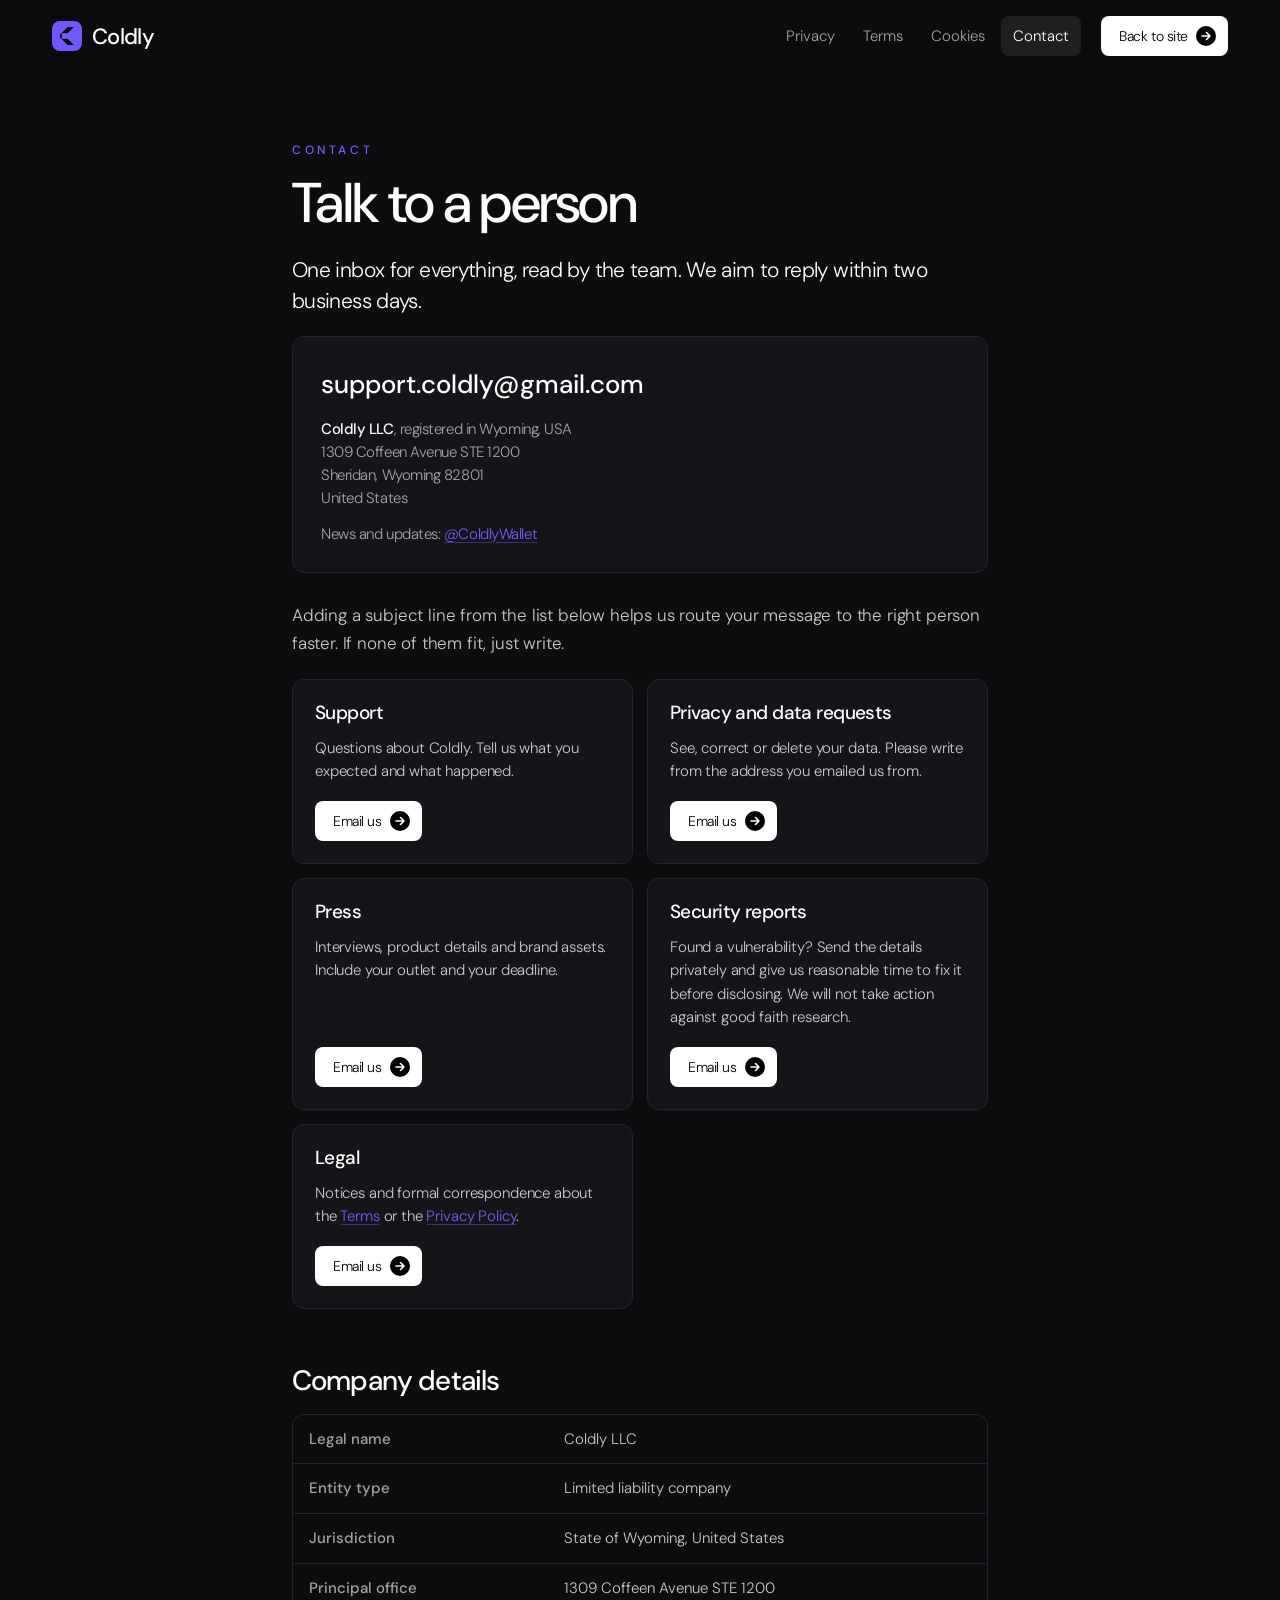
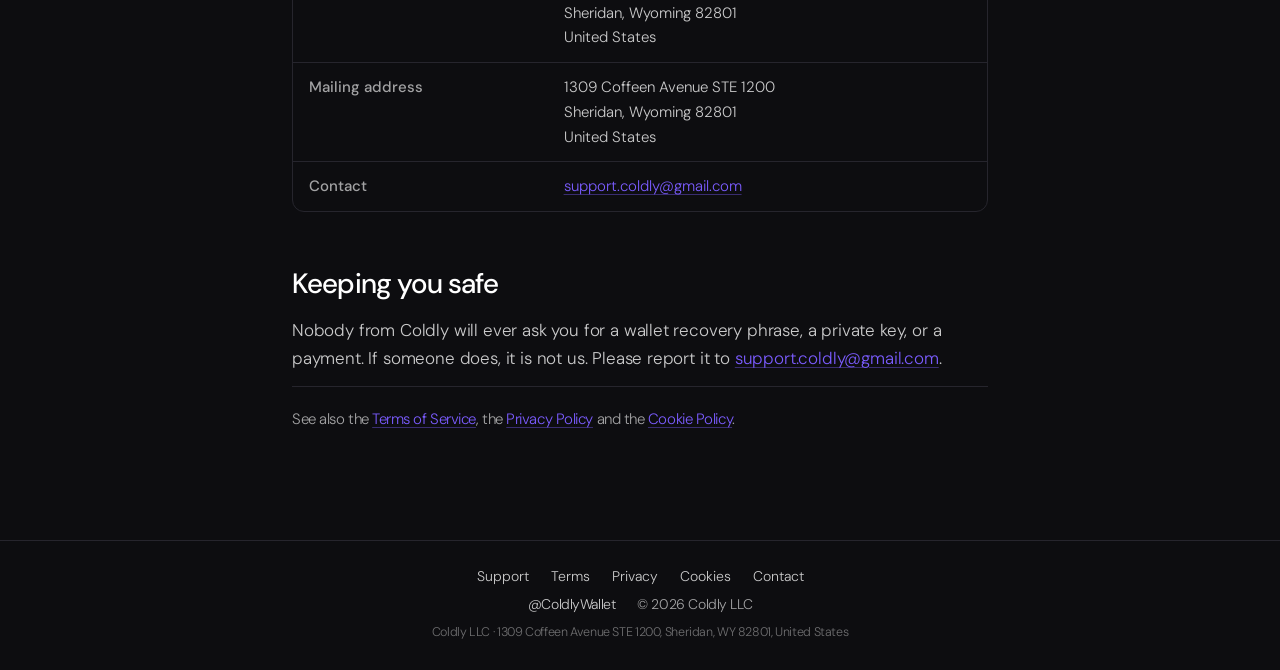
<file: contact.html>
<!doctype html>
<html lang="en">
<head>
<meta charset="utf-8">
<meta name="viewport" content="width=device-width,initial-scale=1">
<title>Contact · Coldly</title>
<meta name="description" content="How to reach Coldly LLC.">
<link rel="icon" href="assets/logo.jpg">
<link rel="preconnect" href="https://fonts.googleapis.com">
<link rel="preconnect" href="https://fonts.gstatic.com" crossorigin>
<link href="https://fonts.googleapis.com/css2?family=DM+Sans:wght@300;400;500;600&display=swap" rel="stylesheet">
<link rel="stylesheet" href="css/style.css">
<link rel="stylesheet" href="css/legal.css">
</head>
<body class="legal">
<svg width="0" height="0" style="position:absolute" aria-hidden="true">
  <symbol id="arrow" viewBox="0 0 20 20"><path d="M6 10h8m-3.5-3.5L14 10l-3.5 3.5" fill="none" stroke="currentColor" stroke-width="1.6" stroke-linecap="round" stroke-linejoin="round"/></symbol>
</svg>
<a class="skip" href="#doc">Skip to content</a>
<header class="legal-top">
  <a class="brand" href="/" aria-label="Coldly home"><img src="assets/logo.jpg" alt="">Coldly</a>
  <nav class="legal-nav" aria-label="Legal"><a href="/privacy">Privacy</a><a href="/terms">Terms</a><a href="/cookies">Cookies</a><a href="/contact" aria-current="page">Contact</a></nav>
  <a class="btn btn-light" href="/"><span class="btn-label">Back to site</span><span class="btn-ico"><svg><use href="#arrow"/></svg><svg><use href="#arrow"/></svg></span></a>
</header>

<main class="doc" id="doc">

  <p class="eyebrow">Contact</p>
  <h1>Talk to a person</h1>

  <p class="standfirst">
    One inbox for everything, read by the team. We aim to reply within two
    business days.
  </p>

  <div class="inbox">
    <a class="address" href="mailto:support.coldly@gmail.com">support.coldly@gmail.com</a>
    <p class="entity">
      <strong>Coldly LLC</strong>, registered in Wyoming, USA<br>
      1309 Coffeen Avenue STE 1200<br>
      Sheridan, Wyoming 82801<br>
      United States
    </p>
    <p class="entity">
      News and updates: <a href="https://x.com/ColdlyWallet" rel="me noopener" target="_blank">@ColdlyWallet</a>
    </p>
  </div>

  <p>
    Adding a subject line from the list below helps us route your message to the
    right person faster. If none of them fit, just write.
  </p>

  <div class="routes">
    <div class="route">
      <h3>Support</h3>
      <p>
        Questions about Coldly. Tell us what you expected and what happened.
      </p>
      <a class="btn btn-light" href="mailto:support.coldly@gmail.com?subject=Support"><span class="btn-label">Email us</span><span class="btn-ico"><svg><use href="#arrow"/></svg><svg><use href="#arrow"/></svg></span></a>
    </div>
    <div class="route">
      <h3>Privacy and data requests</h3>
      <p>
        See, correct or delete your data. Please write from the address you emailed us from.
      </p>
      <a class="btn btn-light" href="mailto:support.coldly@gmail.com?subject=Privacy%20request"><span class="btn-label">Email us</span><span class="btn-ico"><svg><use href="#arrow"/></svg><svg><use href="#arrow"/></svg></span></a>
    </div>
    <div class="route">
      <h3>Press</h3>
      <p>
        Interviews, product details and brand assets. Include your outlet and your deadline.
      </p>
      <a class="btn btn-light" href="mailto:support.coldly@gmail.com?subject=Press"><span class="btn-label">Email us</span><span class="btn-ico"><svg><use href="#arrow"/></svg><svg><use href="#arrow"/></svg></span></a>
    </div>
    <div class="route">
      <h3>Security reports</h3>
      <p>
        Found a vulnerability? Send the details privately and give us reasonable time to fix it before disclosing. We will not take action against good faith research.
      </p>
      <a class="btn btn-light" href="mailto:support.coldly@gmail.com?subject=Security%20report"><span class="btn-label">Email us</span><span class="btn-ico"><svg><use href="#arrow"/></svg><svg><use href="#arrow"/></svg></span></a>
    </div>
    <div class="route">
      <h3>Legal</h3>
      <p>
        Notices and formal correspondence about the <a href="/terms">Terms</a> or the <a href="/privacy">Privacy Policy</a>.
      </p>
      <a class="btn btn-light" href="mailto:support.coldly@gmail.com?subject=Legal"><span class="btn-label">Email us</span><span class="btn-ico"><svg><use href="#arrow"/></svg><svg><use href="#arrow"/></svg></span></a>
    </div>
  </div>

  <h2 id="company">Company details</h2>
  <div class="table-wrap">
    <table>
      <tbody>
        <tr><th>Legal name</th><td>Coldly LLC</td></tr>
        <tr><th>Entity type</th><td>Limited liability company</td></tr>
        <tr><th>Jurisdiction</th><td>State of Wyoming, United States</td></tr>
        <tr><th>Principal office</th><td>1309 Coffeen Avenue STE 1200<br>Sheridan, Wyoming 82801<br>United States</td></tr>
        <tr><th>Mailing address</th><td>1309 Coffeen Avenue STE 1200<br>Sheridan, Wyoming 82801<br>United States</td></tr>
        <tr><th>Contact</th><td><a href="mailto:support.coldly@gmail.com">support.coldly@gmail.com</a></td></tr>
      </tbody>
    </table>
  </div>

  <h2 id="notfound">Keeping you safe</h2>
  <p>
    Nobody from Coldly will ever ask you for a wallet recovery phrase, a private
    key, or a payment.
    If someone does, it is not us. Please report it to
    <a href="mailto:support.coldly@gmail.com?subject=Impersonation">support.coldly@gmail.com</a>.
  </p>

  <p class="doc-foot">
    See also the <a href="/terms">Terms of Service</a>, the
    <a href="/privacy">Privacy Policy</a> and the
    <a href="/cookies">Cookie Policy</a>.
  </p>

</main>

<footer class="foot legal-foot">
  <div class="wrap foot-bottom">
    <nav class="legal-links" aria-label="Legal">
      <a href="mailto:support.coldly@gmail.com">Support</a>
      <a href="/terms">Terms</a>
      <a href="/privacy">Privacy</a>
      <a href="/cookies">Cookies</a>
      <a href="/contact">Contact</a>
    </nav>
    <p><a href="https://x.com/ColdlyWallet" target="_blank" rel="noopener">@ColdlyWallet</a><span>© 2026 Coldly LLC</span></p>
    <p class="legal-addr">Coldly LLC · 1309 Coffeen Avenue STE 1200, Sheridan, WY 82801, United States</p>
  </div>
</footer>
</body>
</html>
</file>
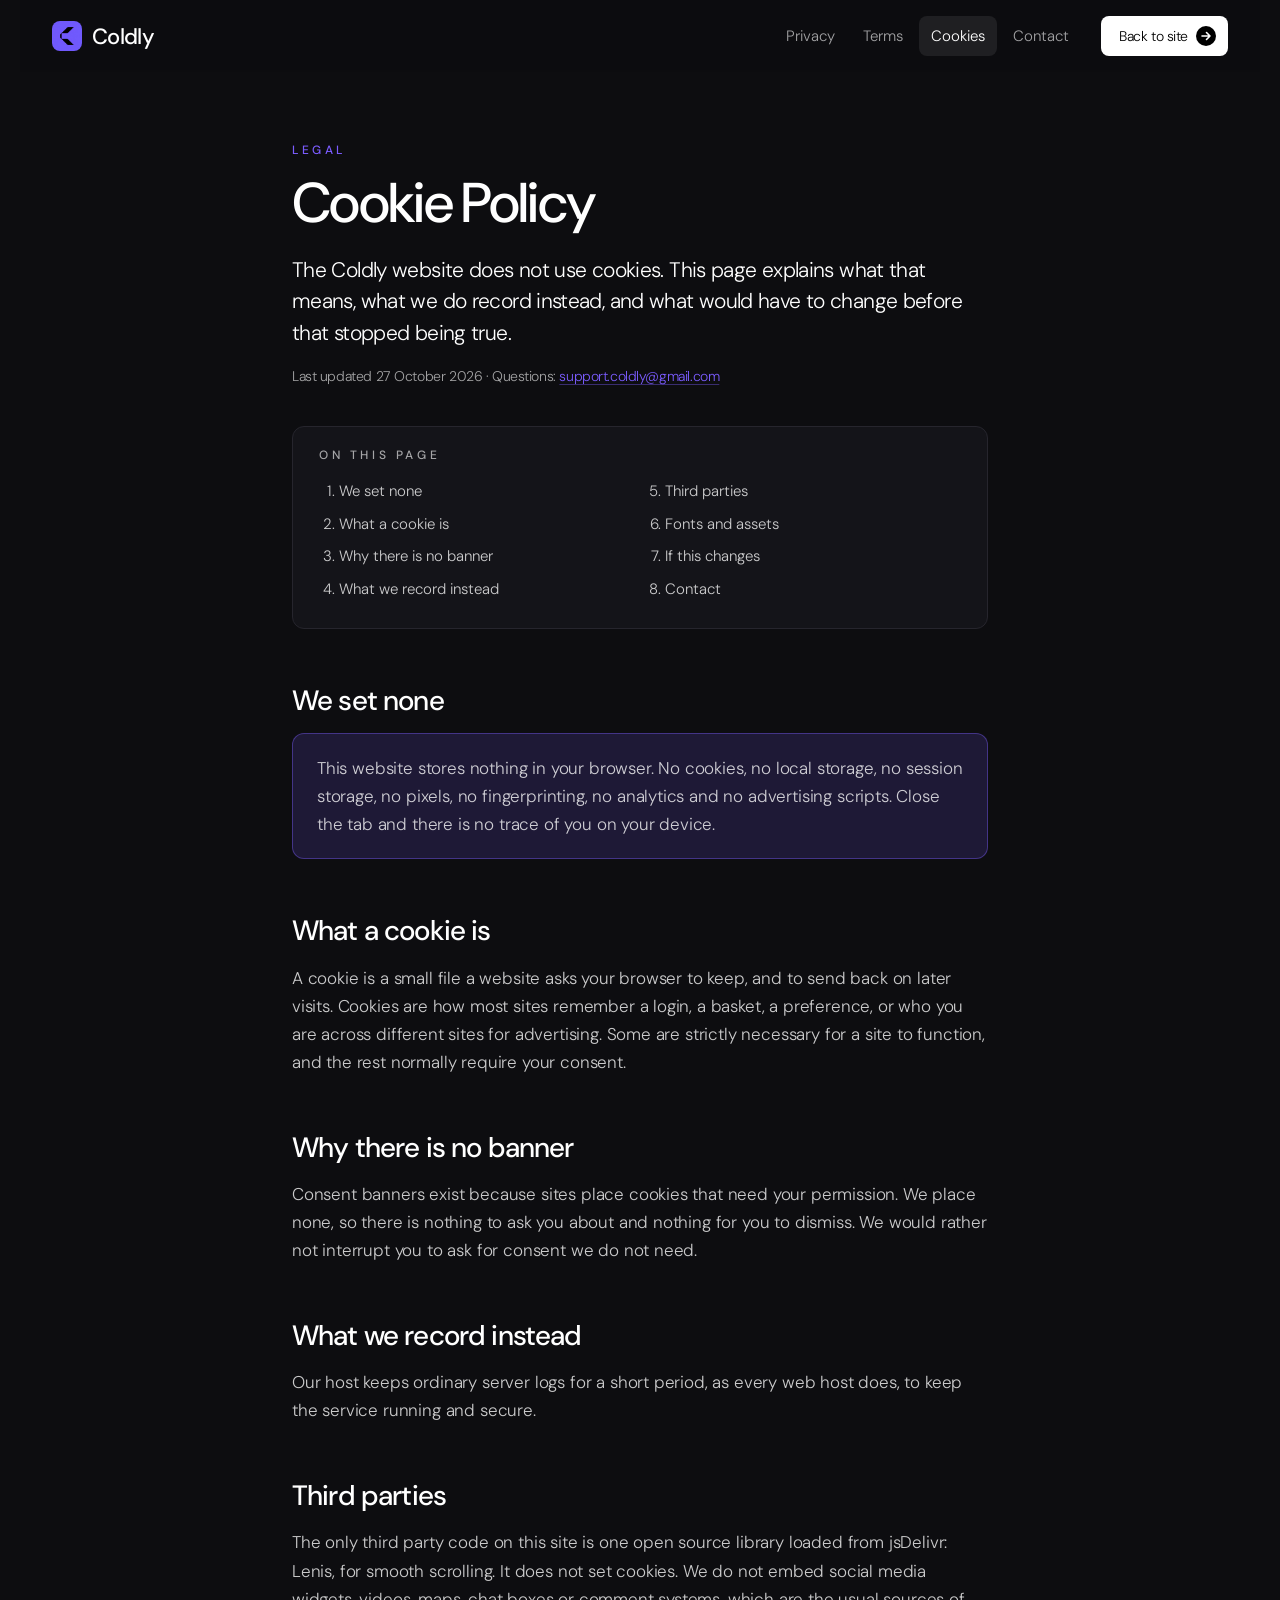
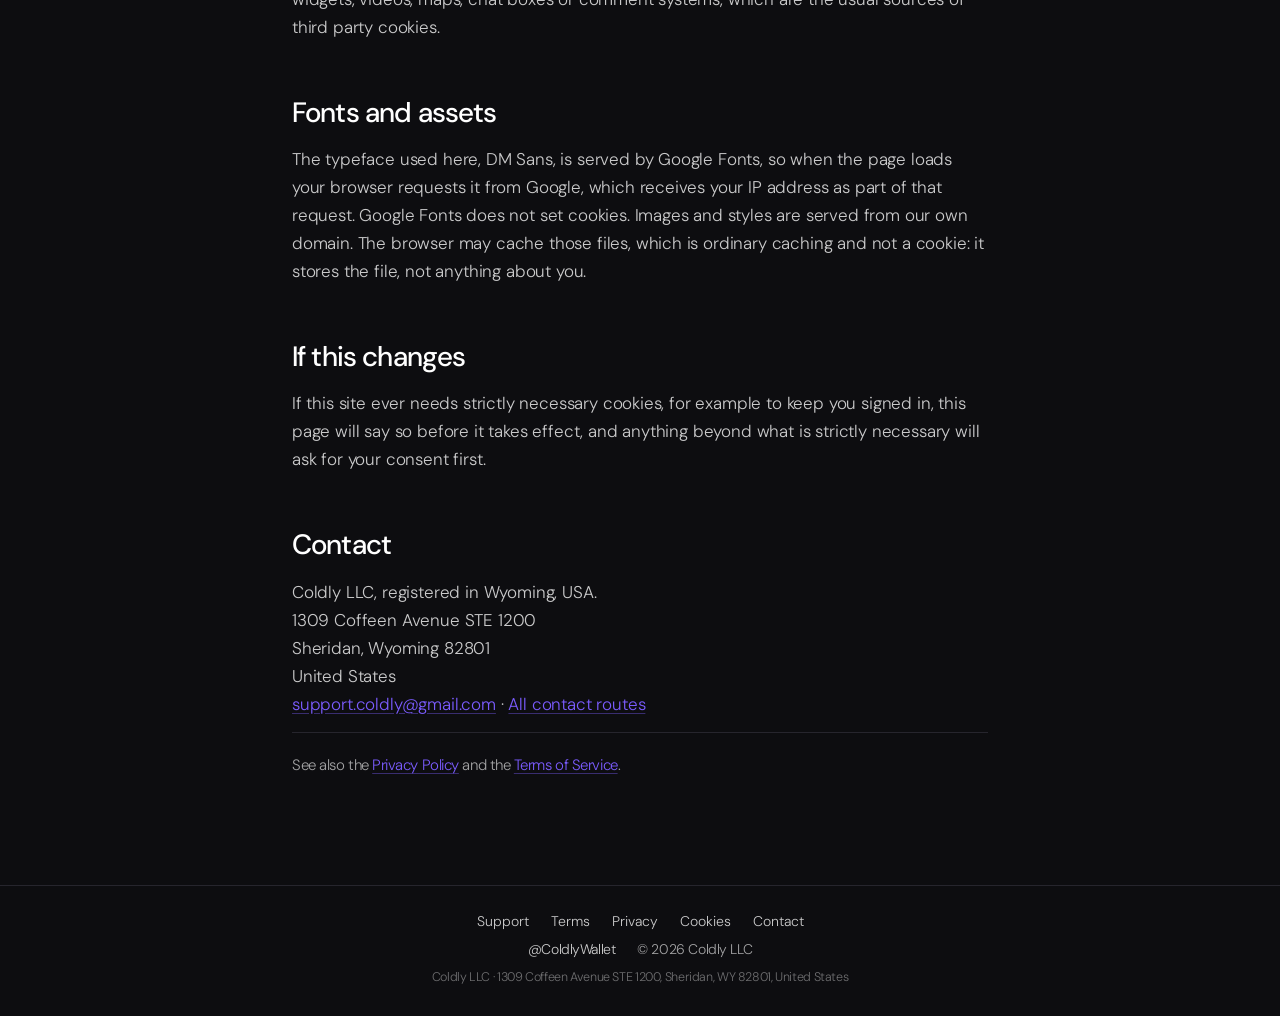
<file: cookies.html>
<!doctype html>
<html lang="en">
<head>
<meta charset="utf-8">
<meta name="viewport" content="width=device-width,initial-scale=1">
<title>Cookie Policy · Coldly</title>
<meta name="description" content="The Coldly website does not use cookies.">
<link rel="icon" href="assets/logo.jpg">
<link rel="preconnect" href="https://fonts.googleapis.com">
<link rel="preconnect" href="https://fonts.gstatic.com" crossorigin>
<link href="https://fonts.googleapis.com/css2?family=DM+Sans:wght@300;400;500;600&display=swap" rel="stylesheet">
<link rel="stylesheet" href="css/style.css">
<link rel="stylesheet" href="css/legal.css">
</head>
<body class="legal">
<svg width="0" height="0" style="position:absolute" aria-hidden="true">
  <symbol id="arrow" viewBox="0 0 20 20"><path d="M6 10h8m-3.5-3.5L14 10l-3.5 3.5" fill="none" stroke="currentColor" stroke-width="1.6" stroke-linecap="round" stroke-linejoin="round"/></symbol>
</svg>
<a class="skip" href="#doc">Skip to content</a>
<header class="legal-top">
  <a class="brand" href="/" aria-label="Coldly home"><img src="assets/logo.jpg" alt="">Coldly</a>
  <nav class="legal-nav" aria-label="Legal"><a href="/privacy">Privacy</a><a href="/terms">Terms</a><a href="/cookies" aria-current="page">Cookies</a><a href="/contact">Contact</a></nav>
  <a class="btn btn-light" href="/"><span class="btn-label">Back to site</span><span class="btn-ico"><svg><use href="#arrow"/></svg><svg><use href="#arrow"/></svg></span></a>
</header>

<main class="doc" id="doc">

  <p class="eyebrow">Legal</p>
  <h1>Cookie Policy</h1>

  <p class="standfirst">
    The Coldly website does not use cookies. This page explains what that means,
    what we do record instead, and what would have to change before that stopped
    being true.
  </p>

  <p class="meta">
    Last updated 27 October 2026 · Questions: <a href="mailto:support.coldly@gmail.com">support.coldly@gmail.com</a>
  </p>

  <nav class="toc" aria-label="On this page">
    <h2>On this page</h2>
    <ol>
      <li><a href="#none">We set none</a></li>
      <li><a href="#whatis">What a cookie is</a></li>
      <li><a href="#banner">Why there is no banner</a></li>
      <li><a href="#instead">What we record instead</a></li>
      <li><a href="#third">Third parties</a></li>
      <li><a href="#fonts">Fonts and assets</a></li>
      <li><a href="#future">If this changes</a></li>
      <li><a href="#contact">Contact</a></li>
    </ol>
  </nav>

  <h2 id="none">We set none</h2>
  <div class="callout">
    <p>
      This website stores nothing in your browser. No cookies, no local storage,
      no session storage, no pixels, no fingerprinting, no analytics and no
      advertising scripts. Close the tab and there is no trace of you on your
      device.
    </p>
  </div>

  <h2 id="whatis">What a cookie is</h2>
  <p>
    A cookie is a small file a website asks your browser to keep, and to send
    back on later visits. Cookies are how most sites remember a login, a basket,
    a preference, or who you are across different sites for advertising. Some
    are strictly necessary for a site to function, and the rest normally require
    your consent.
  </p>

  <h2 id="banner">Why there is no banner</h2>
  <p>
    Consent banners exist because sites place cookies that need your permission.
    We place none, so there is nothing to ask you about and nothing for you to
    dismiss. We would rather not interrupt you to ask for consent we do not
    need.
  </p>

  <h2 id="instead">What we record instead</h2>
  <p>
    Our host keeps ordinary server logs for a short period, as every web
    host does, to keep the service running and secure.
  </p>

  <h2 id="third">Third parties</h2>
  <p>
    The only third party code on this site is one open source library loaded
    from jsDelivr: Lenis, for smooth scrolling. It does not set cookies. We do
    not embed social media widgets, videos, maps, chat boxes or comment systems,
    which are the usual sources of third party cookies.
  </p>

  <h2 id="fonts">Fonts and assets</h2>
  <p>
    The typeface used here, DM Sans, is served by Google Fonts, so when the page
    loads your browser requests it from Google, which receives your IP address as
    part of that request. Google Fonts does not set cookies. Images and styles are
    served from our own domain. The browser may cache those files, which is
    ordinary caching and not a cookie: it stores the file, not anything about you.
  </p>

  <h2 id="future">If this changes</h2>
  <p>
    If this site ever needs strictly necessary cookies, for example to keep you
    signed in, this page will say so before it takes effect, and anything beyond
    what is strictly necessary will ask for your consent first.
  </p>

  <h2 id="contact">Contact</h2>
  <p>
    Coldly LLC, registered in Wyoming, USA.<br>
    1309 Coffeen Avenue STE 1200<br>
    Sheridan, Wyoming 82801<br>
    United States<br>
    <a href="mailto:support.coldly@gmail.com">support.coldly@gmail.com</a> &middot;
    <a href="/contact">All contact routes</a>
  </p>

  <p class="doc-foot">
    See also the <a href="/privacy">Privacy Policy</a> and the
    <a href="/terms">Terms of Service</a>.
  </p>

</main>

<footer class="foot legal-foot">
  <div class="wrap foot-bottom">
    <nav class="legal-links" aria-label="Legal">
      <a href="mailto:support.coldly@gmail.com">Support</a>
      <a href="/terms">Terms</a>
      <a href="/privacy">Privacy</a>
      <a href="/cookies">Cookies</a>
      <a href="/contact">Contact</a>
    </nav>
    <p><a href="https://x.com/ColdlyWallet" target="_blank" rel="noopener">@ColdlyWallet</a><span>© 2026 Coldly LLC</span></p>
    <p class="legal-addr">Coldly LLC · 1309 Coffeen Avenue STE 1200, Sheridan, WY 82801, United States</p>
  </div>
</footer>
</body>
</html>
</file>
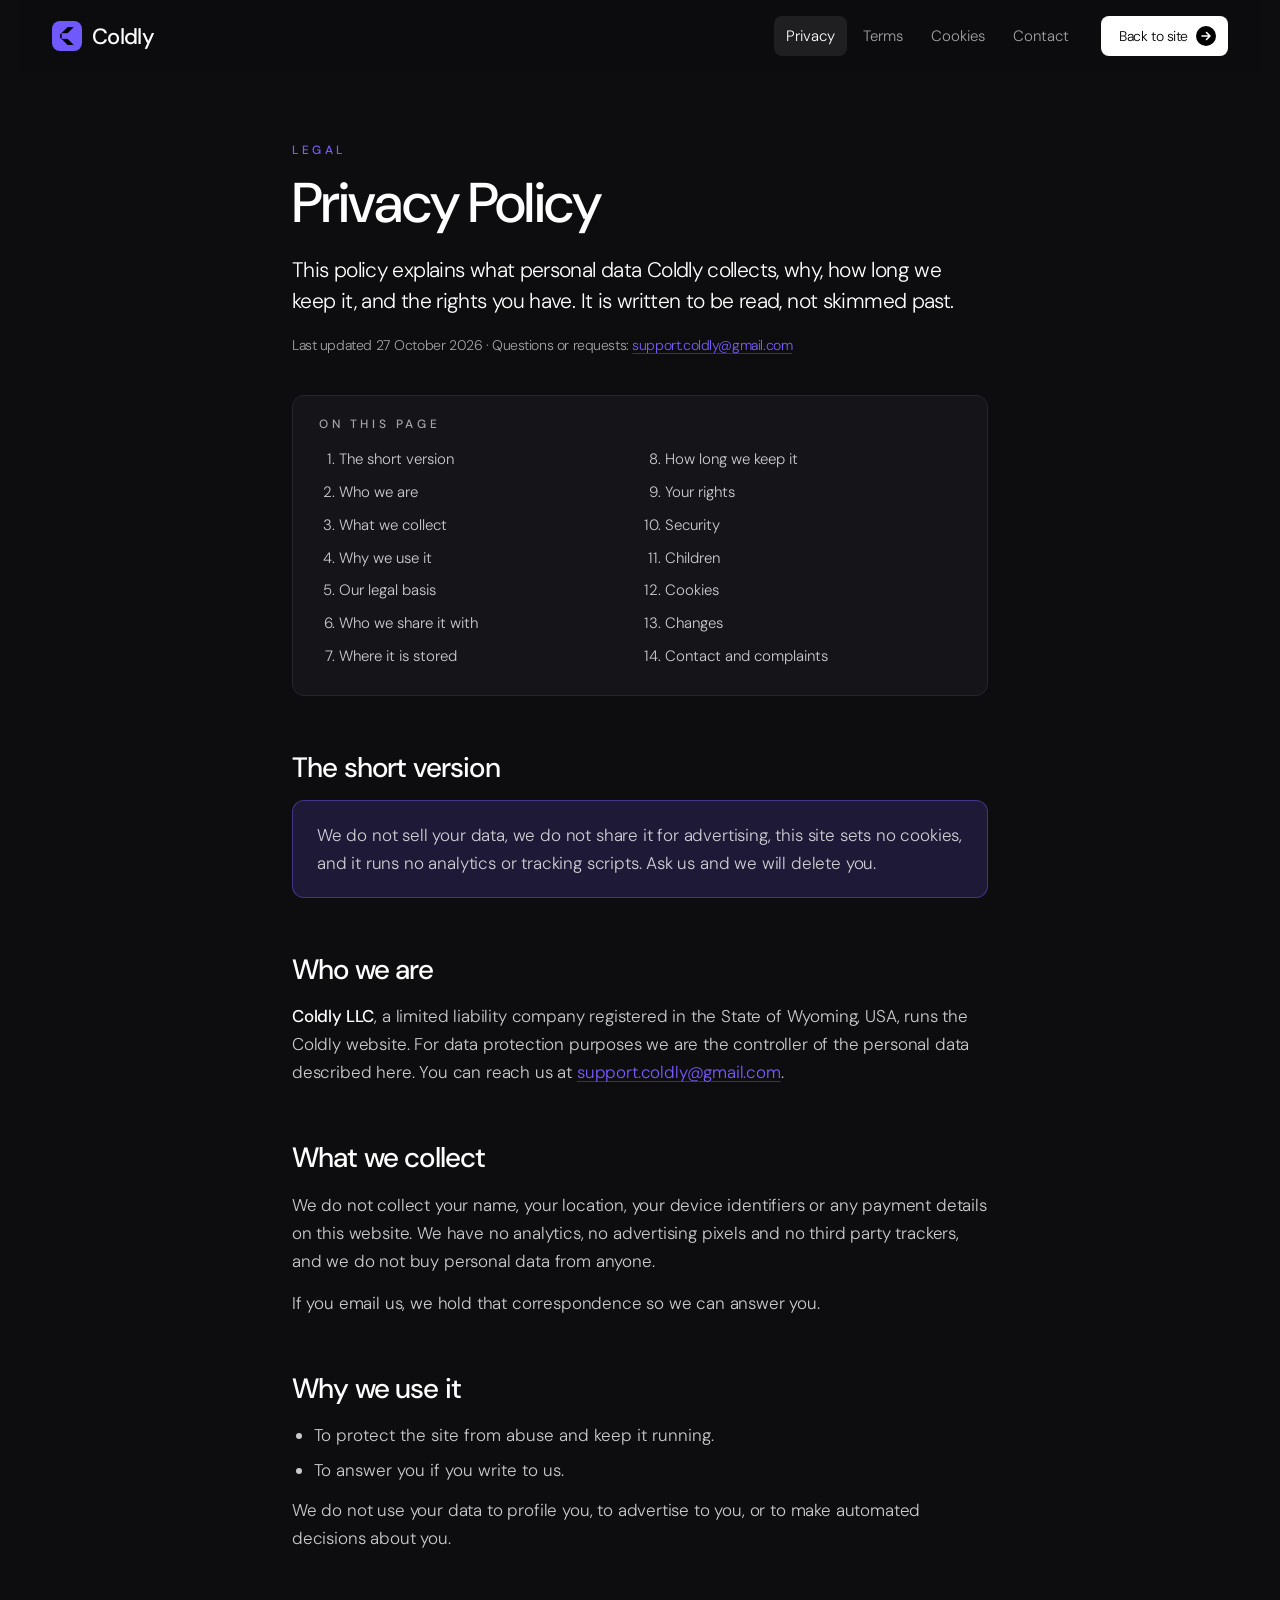
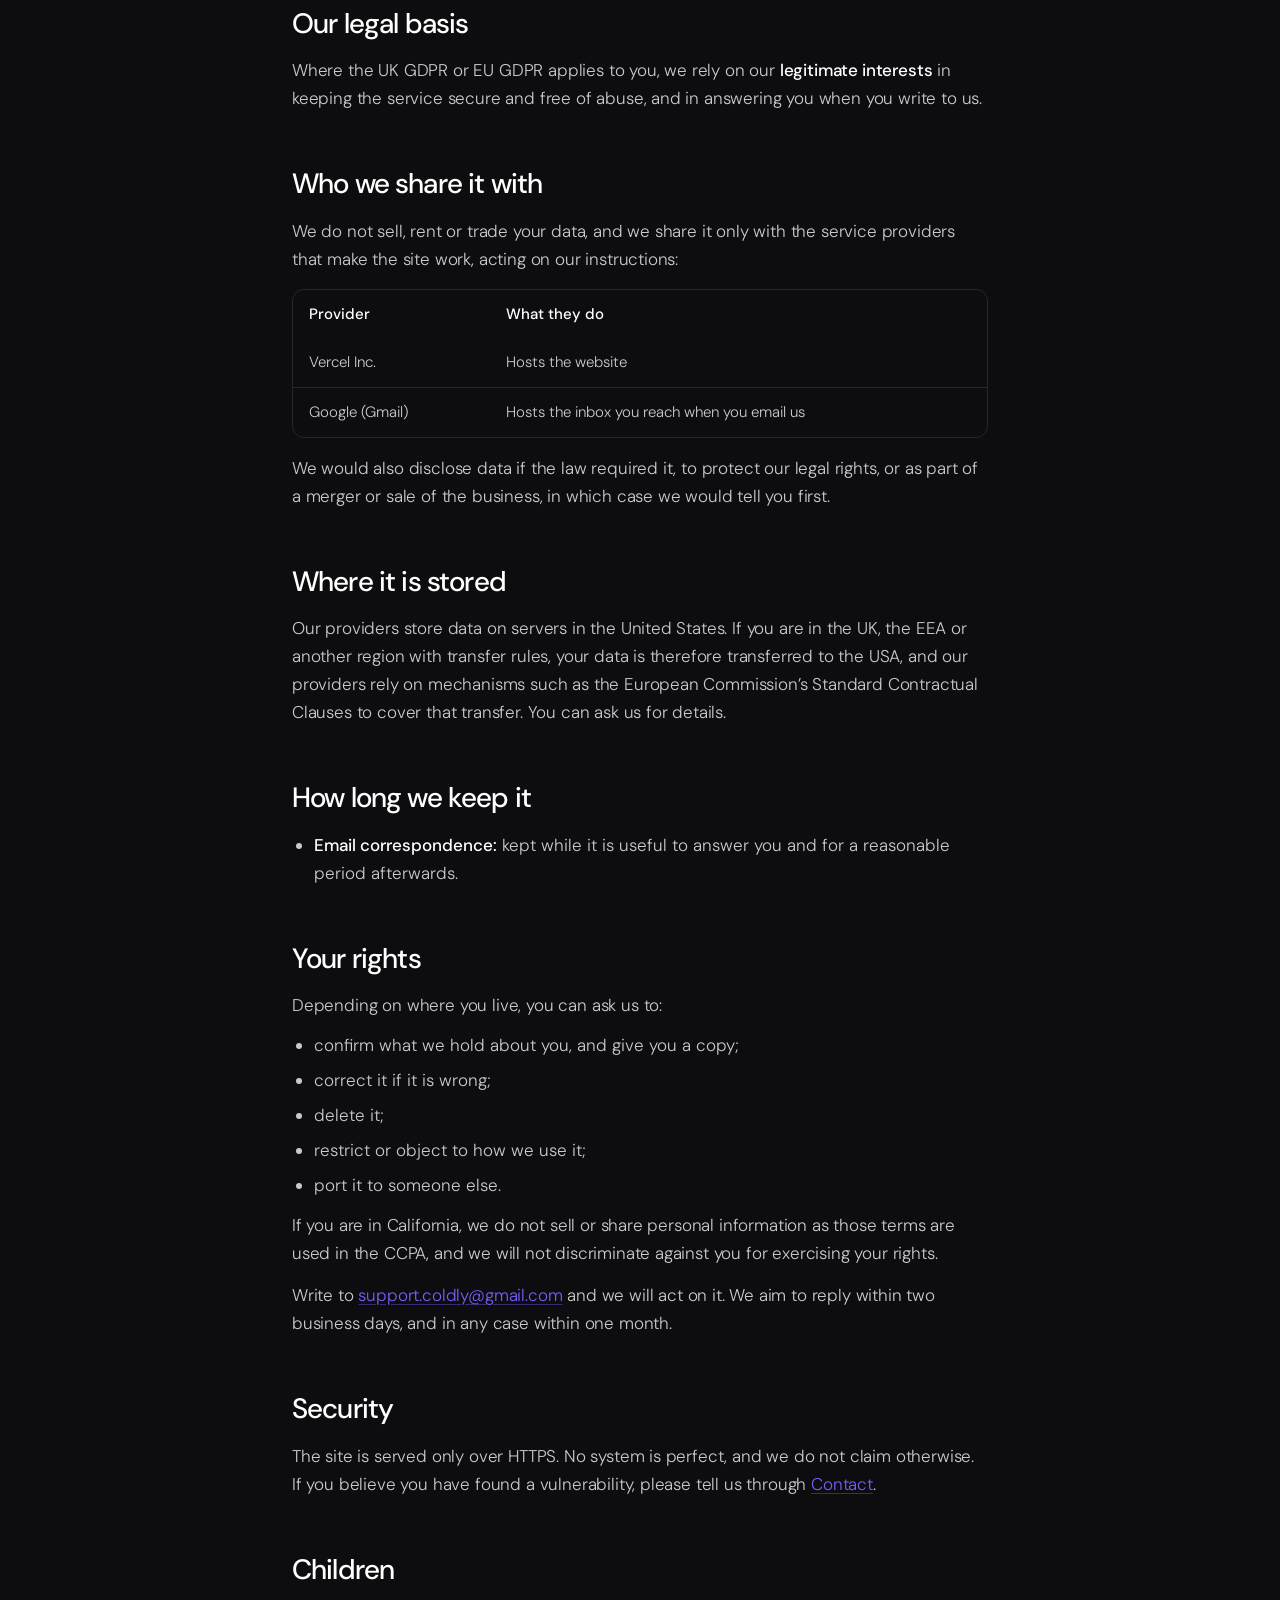
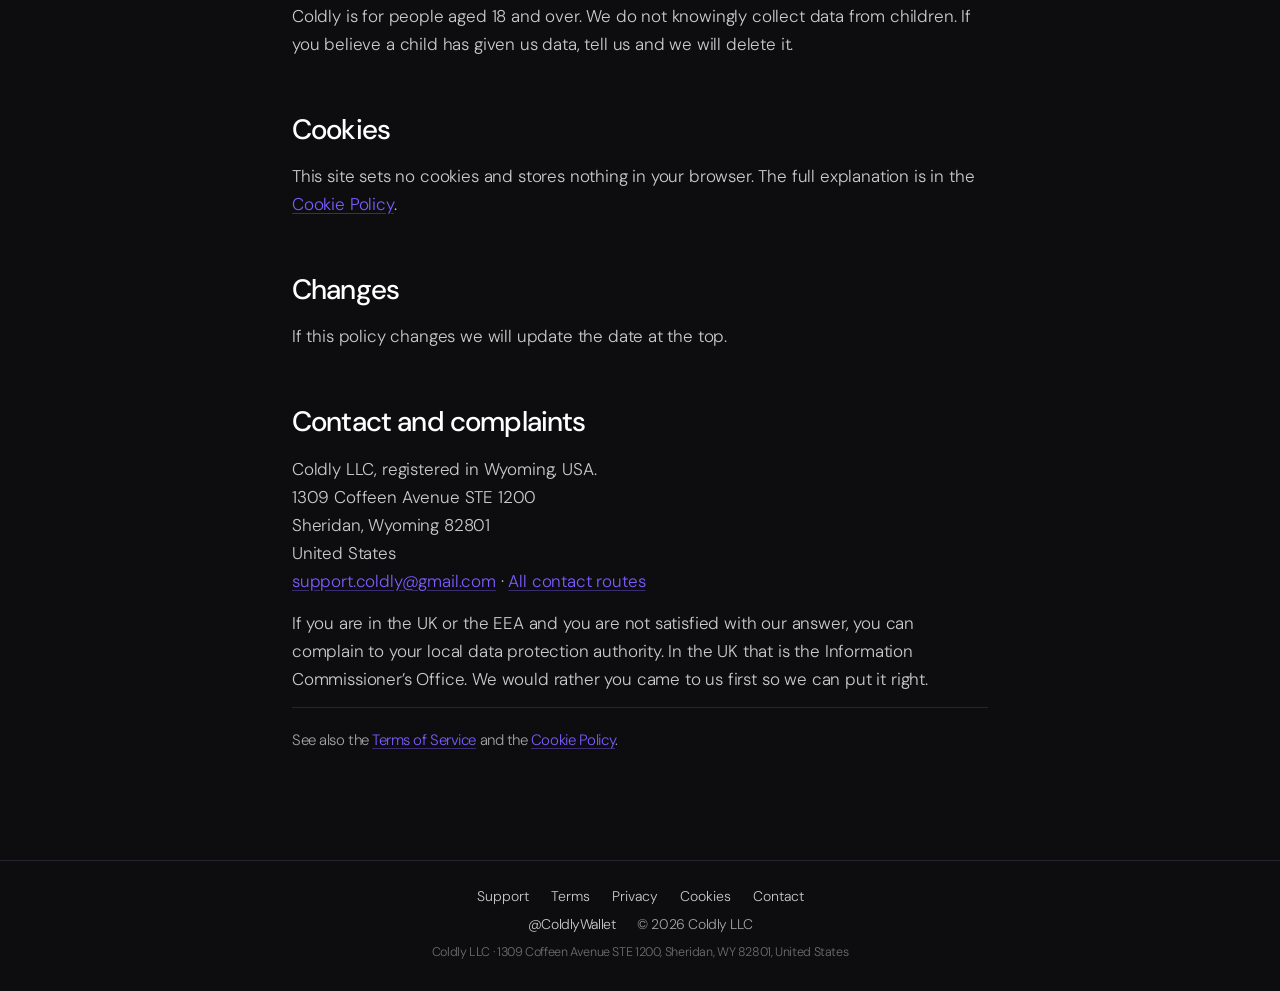
<file: privacy.html>
<!doctype html>
<html lang="en">
<head>
<meta charset="utf-8">
<meta name="viewport" content="width=device-width,initial-scale=1">
<title>Privacy Policy · Coldly</title>
<meta name="description" content="What personal data Coldly collects, why, how long we keep it, and your rights.">
<link rel="icon" href="assets/logo.jpg">
<link rel="preconnect" href="https://fonts.googleapis.com">
<link rel="preconnect" href="https://fonts.gstatic.com" crossorigin>
<link href="https://fonts.googleapis.com/css2?family=DM+Sans:wght@300;400;500;600&display=swap" rel="stylesheet">
<link rel="stylesheet" href="css/style.css">
<link rel="stylesheet" href="css/legal.css">
</head>
<body class="legal">
<svg width="0" height="0" style="position:absolute" aria-hidden="true">
  <symbol id="arrow" viewBox="0 0 20 20"><path d="M6 10h8m-3.5-3.5L14 10l-3.5 3.5" fill="none" stroke="currentColor" stroke-width="1.6" stroke-linecap="round" stroke-linejoin="round"/></symbol>
</svg>
<a class="skip" href="#doc">Skip to content</a>
<header class="legal-top">
  <a class="brand" href="/" aria-label="Coldly home"><img src="assets/logo.jpg" alt="">Coldly</a>
  <nav class="legal-nav" aria-label="Legal"><a href="/privacy" aria-current="page">Privacy</a><a href="/terms">Terms</a><a href="/cookies">Cookies</a><a href="/contact">Contact</a></nav>
  <a class="btn btn-light" href="/"><span class="btn-label">Back to site</span><span class="btn-ico"><svg><use href="#arrow"/></svg><svg><use href="#arrow"/></svg></span></a>
</header>

<main class="doc" id="doc">

  <p class="eyebrow">Legal</p>
  <h1>Privacy Policy</h1>

  <p class="standfirst">
    This policy explains what personal data Coldly collects, why, how long we
    keep it, and the rights you have. It is written to be read, not skimmed
    past.
  </p>

  <p class="meta">
    Last updated 27 October 2026 · Questions or requests: <a href="mailto:support.coldly@gmail.com">support.coldly@gmail.com</a>
  </p>

  <nav class="toc" aria-label="On this page">
    <h2>On this page</h2>
    <ol>
      <li><a href="#summary">The short version</a></li>
      <li><a href="#who">Who we are</a></li>
      <li><a href="#collect">What we collect</a></li>
      <li><a href="#why">Why we use it</a></li>
      <li><a href="#basis">Our legal basis</a></li>
      <li><a href="#share">Who we share it with</a></li>
      <li><a href="#transfers">Where it is stored</a></li>
      <li><a href="#keep">How long we keep it</a></li>
      <li><a href="#rights">Your rights</a></li>
      <li><a href="#security">Security</a></li>
      <li><a href="#children">Children</a></li>
      <li><a href="#cookies">Cookies</a></li>
      <li><a href="#changes">Changes</a></li>
      <li><a href="#contact">Contact and complaints</a></li>
    </ol>
  </nav>

  <h2 id="summary">The short version</h2>
  <div class="callout">
    <p>
      We do not sell your data, we do not share it for advertising, this site
      sets no cookies, and it runs no analytics or tracking scripts. Ask us and
      we will delete you.
    </p>
  </div>

  <h2 id="who">Who we are</h2>
  <p>
    <strong>Coldly LLC</strong>, a limited liability company registered in the
    State of Wyoming, USA, runs the Coldly website. For data protection purposes we are
    the controller of the personal data described here. You can reach us at
    <a href="mailto:support.coldly@gmail.com">support.coldly@gmail.com</a>.
  </p>

  <h2 id="collect">What we collect</h2>
  <p>
    We do not collect your name, your location, your device identifiers or any
    payment details on this website. We have no analytics, no advertising pixels
    and no third party trackers, and we do not buy personal data from anyone.
  </p>
  <p>
    If you email us, we hold that correspondence so we can answer you.
  </p>

  <h2 id="why">Why we use it</h2>
  <ul>
    <li>To protect the site from abuse and keep it running.</li>
    <li>To answer you if you write to us.</li>
  </ul>
  <p>
    We do not use your data to profile you, to advertise to you, or to make
    automated decisions about you.
  </p>

  <h2 id="basis">Our legal basis</h2>
  <p>
    Where the UK GDPR or EU GDPR applies to you, we rely on our
    <strong>legitimate interests</strong> in keeping the service secure and free
    of abuse, and in answering you when you write to us.
  </p>

  <h2 id="share">Who we share it with</h2>
  <p>
    We do not sell, rent or trade your data, and we share it only with the
    service providers that make the site work, acting on our instructions:
  </p>
  <div class="table-wrap">
    <table>
      <thead>
        <tr><th>Provider</th><th>What they do</th></tr>
      </thead>
      <tbody>
        <tr>
          <td>Vercel Inc.</td>
          <td>Hosts the website</td>
        </tr>
        <tr>
          <td>Google (Gmail)</td>
          <td>Hosts the inbox you reach when you email us</td>
        </tr>
      </tbody>
    </table>
  </div>
  <p>
    We would also disclose data if the law required it, to protect our legal
    rights, or as part of a merger or sale of the business, in which case we
    would tell you first.
  </p>

  <h2 id="transfers">Where it is stored</h2>
  <p>
    Our providers store data on servers in the United States. If you are in the
    UK, the EEA or another region with transfer rules, your data is therefore
    transferred to the USA, and our providers rely on mechanisms such as the
    European Commission&rsquo;s Standard Contractual Clauses to cover that
    transfer. You can ask us for details.
  </p>

  <h2 id="keep">How long we keep it</h2>
  <ul>
    <li><strong>Email correspondence:</strong> kept while it is useful to answer you and for a reasonable period afterwards.</li>
  </ul>

  <h2 id="rights">Your rights</h2>
  <p>Depending on where you live, you can ask us to:</p>
  <ul>
    <li>confirm what we hold about you, and give you a copy;</li>
    <li>correct it if it is wrong;</li>
    <li>delete it;</li>
    <li>restrict or object to how we use it;</li>
    <li>port it to someone else.</li>
  </ul>
  <p>
    If you are in California, we do not sell or share personal information as
    those terms are used in the CCPA, and we will not discriminate against you
    for exercising your rights.
  </p>
  <p>
    Write to <a href="mailto:support.coldly@gmail.com">support.coldly@gmail.com</a> and we will act on it. We aim to reply within
    two business days, and in any case within one month.
  </p>

  <h2 id="security">Security</h2>
  <p>
    The site is served only over HTTPS. No system is perfect, and we do not claim
    otherwise. If you believe you have found a vulnerability, please tell us
    through <a href="/contact">Contact</a>.
  </p>

  <h2 id="children">Children</h2>
  <p>
    Coldly is for people aged 18 and over. We do not knowingly collect data from
    children. If you believe a child has given us data, tell us and we
    will delete it.
  </p>

  <h2 id="cookies">Cookies</h2>
  <p>
    This site sets no cookies and stores nothing in your browser. The full
    explanation is in the <a href="/cookies">Cookie Policy</a>.
  </p>

  <h2 id="changes">Changes</h2>
  <p>
    If this policy changes we will update the date at the top.
  </p>

  <h2 id="contact">Contact and complaints</h2>
  <p>
    Coldly LLC, registered in Wyoming, USA.<br>
    1309 Coffeen Avenue STE 1200<br>
    Sheridan, Wyoming 82801<br>
    United States<br>
    <a href="mailto:support.coldly@gmail.com">support.coldly@gmail.com</a> &middot;
    <a href="/contact">All contact routes</a>
  </p>
  <p>
    If you are in the UK or the EEA and you are not satisfied with our answer,
    you can complain to your local data protection authority. In the UK that is
    the Information Commissioner&rsquo;s Office. We would rather you came to us
    first so we can put it right.
  </p>

  <p class="doc-foot">
    See also the <a href="/terms">Terms of Service</a> and the
    <a href="/cookies">Cookie Policy</a>.
  </p>

</main>

<footer class="foot legal-foot">
  <div class="wrap foot-bottom">
    <nav class="legal-links" aria-label="Legal">
      <a href="mailto:support.coldly@gmail.com">Support</a>
      <a href="/terms">Terms</a>
      <a href="/privacy">Privacy</a>
      <a href="/cookies">Cookies</a>
      <a href="/contact">Contact</a>
    </nav>
    <p><a href="https://x.com/ColdlyWallet" target="_blank" rel="noopener">@ColdlyWallet</a><span>© 2026 Coldly LLC</span></p>
    <p class="legal-addr">Coldly LLC · 1309 Coffeen Avenue STE 1200, Sheridan, WY 82801, United States</p>
  </div>
</footer>
</body>
</html>
</file>
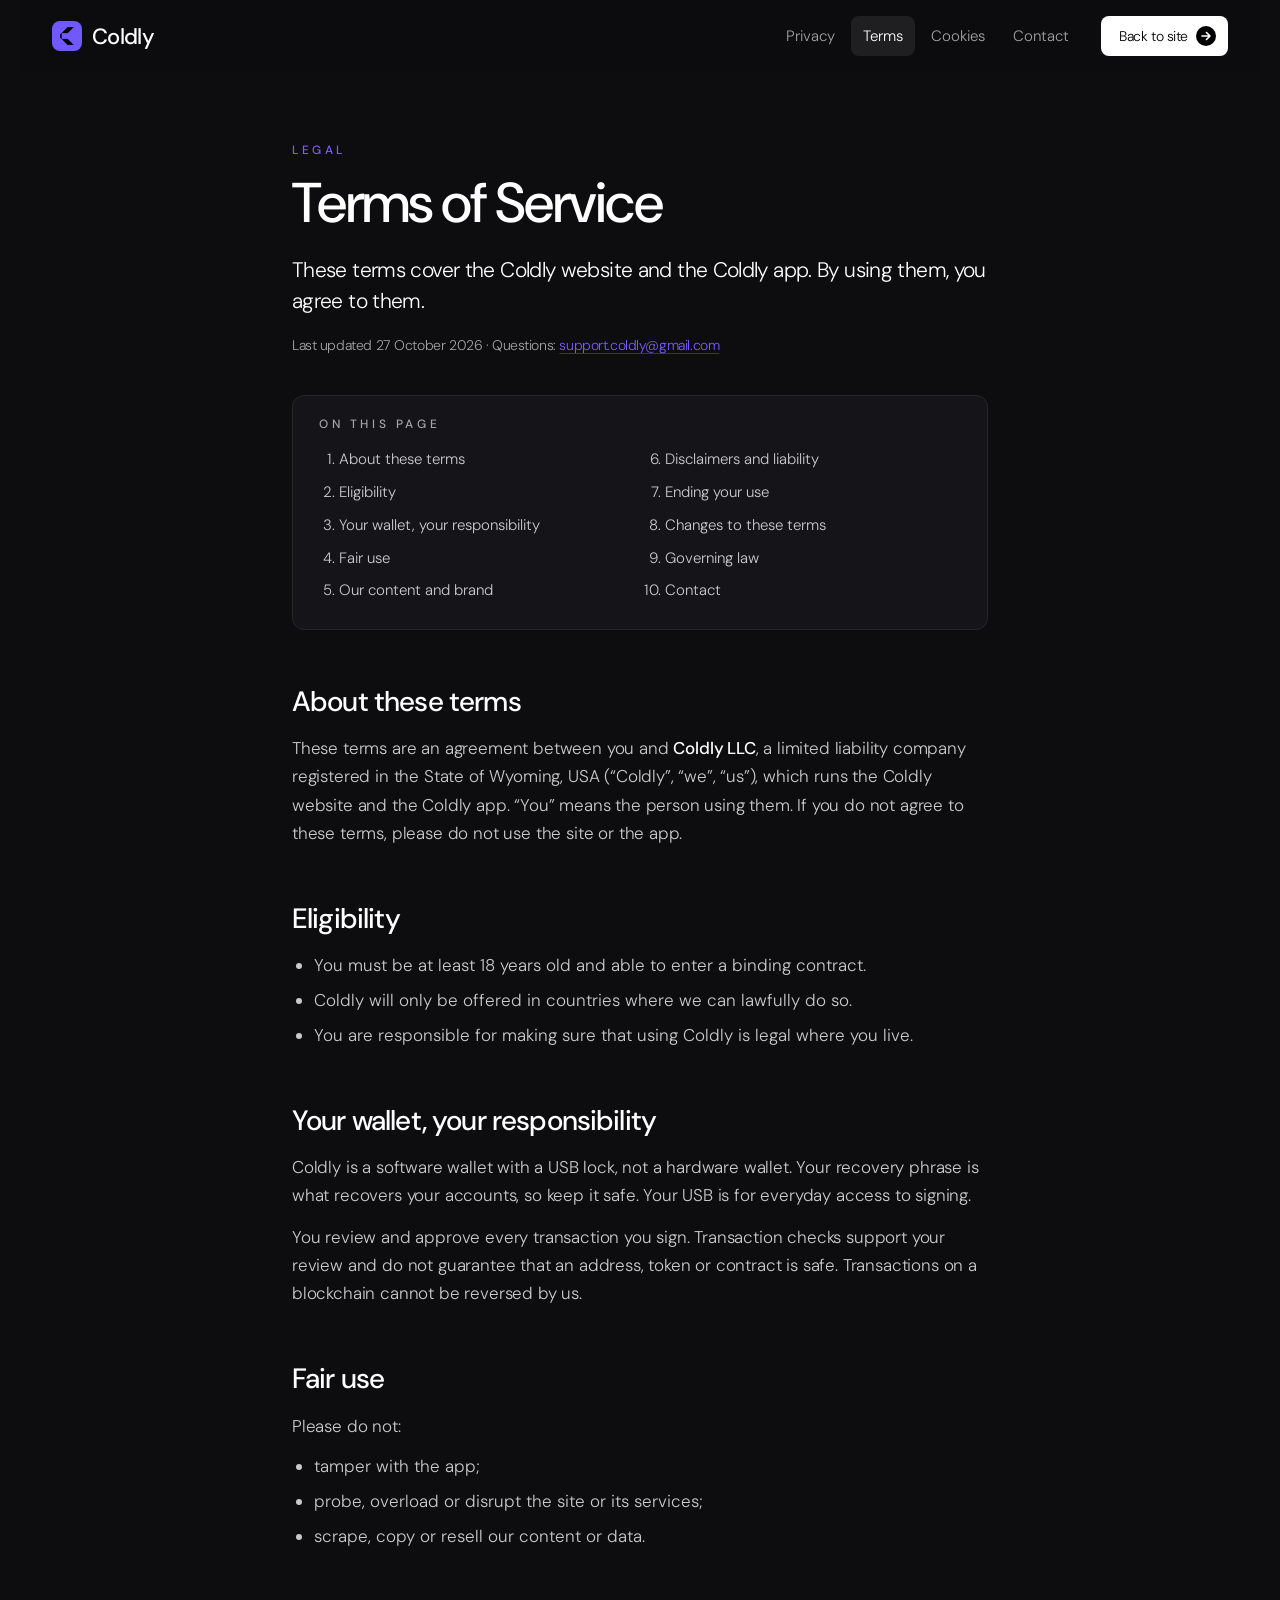
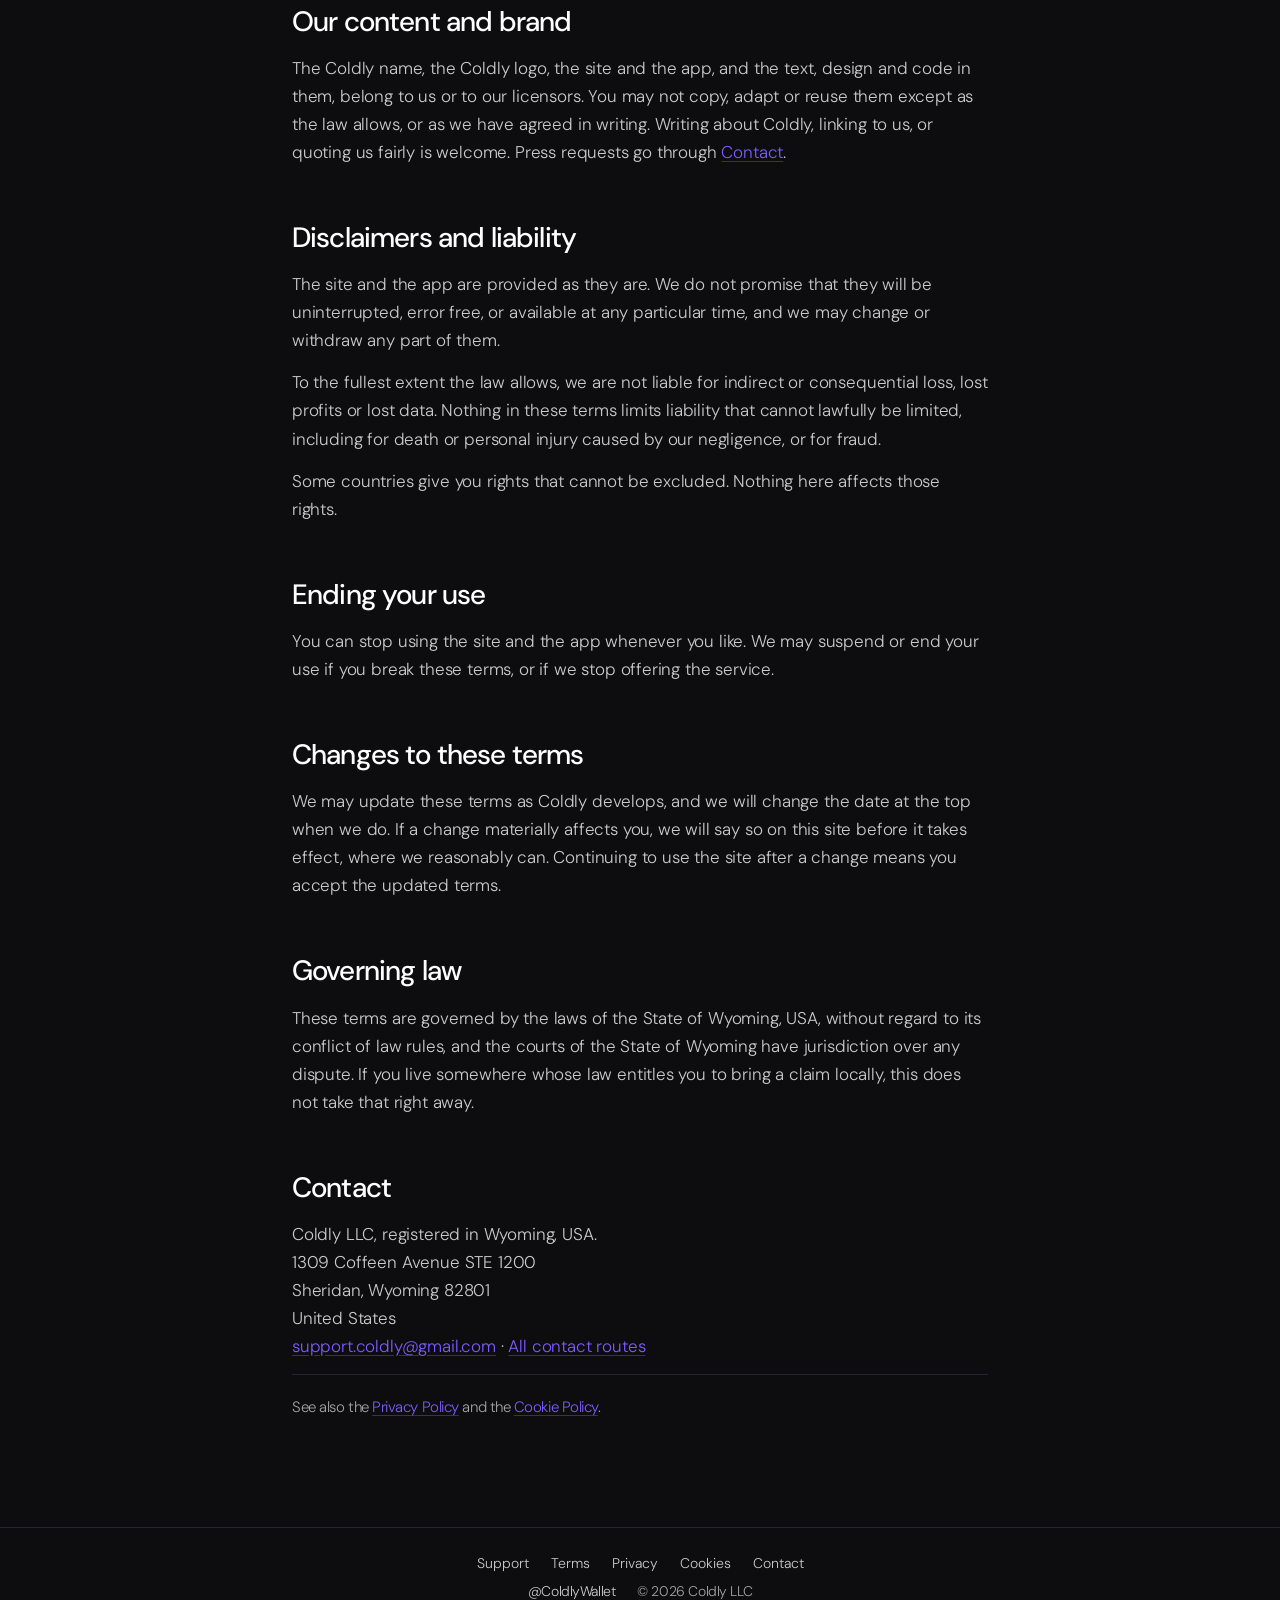
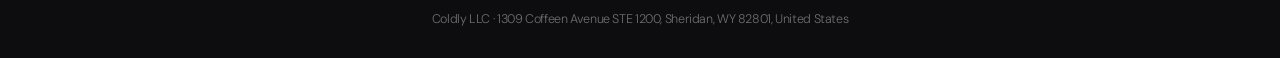
<file: terms.html>
<!doctype html>
<html lang="en">
<head>
<meta charset="utf-8">
<meta name="viewport" content="width=device-width,initial-scale=1">
<title>Terms of Service · Coldly</title>
<meta name="description" content="The terms for using the Coldly website and app.">
<link rel="icon" href="assets/logo.jpg">
<link rel="preconnect" href="https://fonts.googleapis.com">
<link rel="preconnect" href="https://fonts.gstatic.com" crossorigin>
<link href="https://fonts.googleapis.com/css2?family=DM+Sans:wght@300;400;500;600&display=swap" rel="stylesheet">
<link rel="stylesheet" href="css/style.css">
<link rel="stylesheet" href="css/legal.css">
</head>
<body class="legal">
<svg width="0" height="0" style="position:absolute" aria-hidden="true">
  <symbol id="arrow" viewBox="0 0 20 20"><path d="M6 10h8m-3.5-3.5L14 10l-3.5 3.5" fill="none" stroke="currentColor" stroke-width="1.6" stroke-linecap="round" stroke-linejoin="round"/></symbol>
</svg>
<a class="skip" href="#doc">Skip to content</a>
<header class="legal-top">
  <a class="brand" href="/" aria-label="Coldly home"><img src="assets/logo.jpg" alt="">Coldly</a>
  <nav class="legal-nav" aria-label="Legal"><a href="/privacy">Privacy</a><a href="/terms" aria-current="page">Terms</a><a href="/cookies">Cookies</a><a href="/contact">Contact</a></nav>
  <a class="btn btn-light" href="/"><span class="btn-label">Back to site</span><span class="btn-ico"><svg><use href="#arrow"/></svg><svg><use href="#arrow"/></svg></span></a>
</header>

<main class="doc" id="doc">

  <p class="eyebrow">Legal</p>
  <h1>Terms of Service</h1>

  <p class="standfirst">
    These terms cover the Coldly website and the Coldly app. By using them, you
    agree to them.
  </p>

  <p class="meta">
    Last updated 27 October 2026 · Questions: <a href="mailto:support.coldly@gmail.com">support.coldly@gmail.com</a>
  </p>

  <nav class="toc" aria-label="On this page">
    <h2>On this page</h2>
    <ol>
      <li><a href="#about">About these terms</a></li>
      <li><a href="#eligibility">Eligibility</a></li>
      <li><a href="#wallet">Your wallet, your responsibility</a></li>
      <li><a href="#fairuse">Fair use</a></li>
      <li><a href="#content">Our content and brand</a></li>
      <li><a href="#disclaimers">Disclaimers and liability</a></li>
      <li><a href="#ending">Ending your use</a></li>
      <li><a href="#changes">Changes to these terms</a></li>
      <li><a href="#law">Governing law</a></li>
      <li><a href="#contact">Contact</a></li>
    </ol>
  </nav>

  <h2 id="about">About these terms</h2>
  <p>
    These terms are an agreement between you and <strong>Coldly LLC</strong>, a
    limited liability company registered in the State of Wyoming, USA
    (&ldquo;Coldly&rdquo;, &ldquo;we&rdquo;, &ldquo;us&rdquo;), which runs
    the Coldly website and the Coldly app. &ldquo;You&rdquo; means the person using them.
    If you do not agree to these terms, please do not use the site or the app.
  </p>

  <h2 id="eligibility">Eligibility</h2>
  <ul>
    <li>You must be at least 18 years old and able to enter a binding contract.</li>
    <li>Coldly will only be offered in countries where we can lawfully do so.</li>
    <li>You are responsible for making sure that using Coldly is legal where you live.</li>
  </ul>

  <h2 id="wallet">Your wallet, your responsibility</h2>
  <p>
    Coldly is a software wallet with a USB lock, not a hardware wallet. Your
    recovery phrase is what recovers your accounts, so keep it safe. Your USB is
    for everyday access to signing.
  </p>
  <p>
    You review and approve every transaction you sign. Transaction checks support
    your review and do not guarantee that an address, token or contract is safe.
    Transactions on a blockchain cannot be reversed by us.
  </p>

  <h2 id="fairuse">Fair use</h2>
  <p>Please do not:</p>
  <ul>
    <li>tamper with the app;</li>
    <li>probe, overload or disrupt the site or its services;</li>
    <li>scrape, copy or resell our content or data.</li>
  </ul>

  <h2 id="content">Our content and brand</h2>
  <p>
    The Coldly name, the Coldly logo, the site and the app, and the text, design
    and code in them, belong to us or to our licensors. You may not copy, adapt
    or reuse them except as the law allows, or as we have agreed in writing.
    Writing about Coldly, linking to us, or quoting us fairly is welcome. Press
    requests go through <a href="/contact">Contact</a>.
  </p>

  <h2 id="disclaimers">Disclaimers and liability</h2>
  <p>
    The site and the app are provided as they are. We do not promise that
    they will be uninterrupted, error free, or available at any particular time,
    and we may change or withdraw any part of them.
  </p>
  <p>
    To the fullest extent the law allows, we are not liable for indirect or
    consequential loss, lost profits or lost data. Nothing in these terms limits
    liability that cannot lawfully be limited, including for death or personal
    injury caused by our negligence, or for fraud.
  </p>
  <p>
    Some countries give you rights that cannot be excluded. Nothing here affects
    those rights.
  </p>

  <h2 id="ending">Ending your use</h2>
  <p>
    You can stop using the site and the app whenever you like. We may suspend or
    end your use if you break these terms, or if we stop offering the service.
  </p>

  <h2 id="changes">Changes to these terms</h2>
  <p>
    We may update these terms as Coldly develops, and we will change the date at
    the top when we do. If a change materially affects you, we will say so on
    this site before it takes effect, where we reasonably can. Continuing to use
    the site after a change means you accept the updated terms.
  </p>

  <h2 id="law">Governing law</h2>
  <p>
    These terms are governed by the laws of the State of Wyoming, USA, without
    regard to its conflict of law rules, and the courts of the State of Wyoming
    have jurisdiction over any dispute. If you live somewhere whose law entitles
    you to bring a claim locally, this does not take that right away.
  </p>

  <h2 id="contact">Contact</h2>
  <p>
    Coldly LLC, registered in Wyoming, USA.<br>
    1309 Coffeen Avenue STE 1200<br>
    Sheridan, Wyoming 82801<br>
    United States<br>
    <a href="mailto:support.coldly@gmail.com">support.coldly@gmail.com</a> &middot;
    <a href="/contact">All contact routes</a>
  </p>

  <p class="doc-foot">
    See also the <a href="/privacy">Privacy Policy</a> and the
    <a href="/cookies">Cookie Policy</a>.
  </p>

</main>

<footer class="foot legal-foot">
  <div class="wrap foot-bottom">
    <nav class="legal-links" aria-label="Legal">
      <a href="mailto:support.coldly@gmail.com">Support</a>
      <a href="/terms">Terms</a>
      <a href="/privacy">Privacy</a>
      <a href="/cookies">Cookies</a>
      <a href="/contact">Contact</a>
    </nav>
    <p><a href="https://x.com/ColdlyWallet" target="_blank" rel="noopener">@ColdlyWallet</a><span>© 2026 Coldly LLC</span></p>
    <p class="legal-addr">Coldly LLC · 1309 Coffeen Avenue STE 1200, Sheridan, WY 82801, United States</p>
  </div>
</footer>
</body>
</html>
</file>
<file: css/style.css>
/* ==========================================================
   Coldly — landing page
   Type + buttons follow paceearn.run (DM Sans, 8px buttons)
   ========================================================== */

:root{
  --bg:#0d0d10;
  --panel:#141419;
  --panel-2:#1b1b22;
  --inset:#0f0f13;
  --line:#26252d;
  --text:#ffffff;
  --muted:rgba(255,255,255,.62);
  --dim:rgba(255,255,255,.4);
  --purple:#7b5cff;
  --purple-soft:rgba(123,92,255,.16);
  --amber:#f5b14c;
  --red:#ff5d5d;
  --green:#4fd18b;
  --ease:cubic-bezier(.2,.8,.2,1);
  --nav-h:68px;
}

*{box-sizing:border-box;margin:0;padding:0}
html{background:var(--bg);-webkit-text-size-adjust:100%;overflow-x:clip}
body{background:var(--bg);color:var(--text);font-family:"DM Sans",system-ui,sans-serif;font-weight:300;-webkit-font-smoothing:antialiased;overflow-x:clip}
img,svg{display:block}
a{color:inherit}
ul,ol{list-style:none}
::selection{background:var(--purple);color:#fff}

.wrap{max-width:1240px;margin:0 auto;padding:0 32px}
.center{text-align:center}

/* ---------- Type (Pace scale) ---------- */
h1{font-size:80px;line-height:1;font-weight:500;letter-spacing:-.03em}
h2{font-size:48px;line-height:1.1;font-weight:500;letter-spacing:-.03em}
h3{font-size:28px;line-height:1.2;font-weight:500;letter-spacing:-.03em}
.eyebrow{font-size:12px;line-height:1;font-weight:500;letter-spacing:.3em;text-transform:uppercase;color:var(--purple);margin-bottom:20px}
.lead{font-size:20px;line-height:1.2;font-weight:300;letter-spacing:-.03em;color:var(--muted)}
p{font-size:16px;line-height:1.35;font-weight:300;letter-spacing:-.03em;color:var(--muted)}

/* ---------- Buttons (Pace shape, animated) ---------- */
.btn{position:relative;display:inline-flex;align-items:center;justify-content:center;gap:8px;height:48px;padding:16px 16px 16px 24px;border-radius:8px;font:300 16px/1 "DM Sans",sans-serif;letter-spacing:-.03em;text-decoration:none;white-space:nowrap;overflow:hidden;isolation:isolate;transition:transform .35s var(--ease),box-shadow .35s var(--ease),background-color .25s ease}
.btn:not(:has(.btn-ico)){padding:16px 24px}
.btn::after{content:"";position:absolute;inset:0;z-index:-1;background:linear-gradient(110deg,transparent 30%,rgba(255,255,255,.35) 50%,transparent 70%);transform:translateX(-120%);transition:transform .7s var(--ease)}
.btn-ico{position:relative;width:20px;height:20px;border-radius:50%;overflow:hidden;flex:none}
.btn-ico svg{position:absolute;inset:0;width:20px;height:20px;transition:transform .45s var(--ease)}
.btn-ico svg+svg{transform:translateX(-100%)}
.btn:hover{transform:translateY(-2px)}
.btn:hover::after{transform:translateX(120%)}
.btn:hover .btn-ico svg{transform:translateX(100%)}
.btn:hover .btn-ico svg+svg{transform:translateX(0)}
.btn:active{transform:translateY(0) scale(.98)}
.btn:focus-visible{outline:2px solid var(--purple);outline-offset:3px}

.btn-light{background:#fff;color:#000}
.btn-light .btn-ico{background:#000;color:#fff}
.btn-light:hover{box-shadow:0 14px 34px -12px rgba(123,92,255,.75)}
.btn-accent{background:var(--purple);color:#fff}
.btn-accent .btn-ico{background:#fff;color:var(--purple)}
.btn-accent:hover{box-shadow:0 14px 34px -12px rgba(123,92,255,.9)}
.btn-ghost{background:rgba(255,255,255,.1);color:#fff;cursor:default}
.btn-ghost::after{background:linear-gradient(110deg,transparent 30%,rgba(255,255,255,.12) 50%,transparent 70%)}
.btn-ghost:hover{background:rgba(255,255,255,.15)}
a.btn-ghost{cursor:pointer}
.btn-ghost .btn-ico{background:#fff;color:#000}
.btn-brand{position:relative;width:18px;height:18px;flex:none;margin-left:-4px}
.btn-row{display:flex;flex-wrap:wrap;gap:12px}
.btn-row.center{justify-content:center}

/* ---------- Nav ---------- */
.nav{position:fixed;inset:0 0 auto;z-index:50;height:var(--nav-h);background:linear-gradient(to bottom,rgba(13,13,16,.9),rgba(13,13,16,0));backdrop-filter:blur(6px);-webkit-backdrop-filter:blur(6px)}
.nav-in{height:100%;display:flex;align-items:center;justify-content:space-between}
.nav .btn{height:40px;padding:12px 12px 12px 18px;font-size:14px}
.menu{display:flex;align-items:center;gap:6px;padding:4px;border-radius:12px;background:rgba(255,255,255,.05);border:1px solid rgba(255,255,255,.08);backdrop-filter:blur(14px);-webkit-backdrop-filter:blur(14px)}
.links{position:relative;display:flex}
.links a{position:relative;z-index:1;padding:12px 14px;font-size:16px;line-height:16px;font-weight:300;letter-spacing:-.03em;color:var(--muted);text-decoration:none;border-radius:8px;transition:color .25s ease}
.links a:hover,.links a.active{color:#fff}
.links a::after{content:"";position:absolute;left:50%;bottom:4px;width:4px;height:4px;margin-left:-2px;border-radius:50%;background:var(--purple);transform:scale(0);transition:transform .35s var(--ease)}
.links a.active::after{transform:scale(1)}
.links a:focus-visible{outline:2px solid var(--purple);outline-offset:-2px}
.hover-pill{position:absolute;left:0;top:0;height:100%;width:0;border-radius:8px;background:rgba(255,255,255,.08);opacity:0;transition:transform .4s var(--ease),width .4s var(--ease),opacity .25s ease;pointer-events:none}
.links:hover .hover-pill{opacity:1}
.icon-btn{position:relative;display:inline-flex;align-items:center;justify-content:center;width:40px;height:40px;border-radius:8px;background:rgba(255,255,255,.1);color:#fff;overflow:hidden;transition:background .25s ease,transform .35s var(--ease)}
.icon-btn.lg{width:48px;height:48px}
.icon-btn svg{width:16px;height:16px;transition:transform .45s var(--ease)}
.icon-btn:hover{background:rgba(255,255,255,.18);transform:translateY(-2px)}
.icon-btn:hover svg{transform:scale(1.18) rotate(-8deg)}
.icon-btn:active{transform:scale(.95)}
.icon-btn:focus-visible{outline:2px solid var(--purple);outline-offset:3px}
.foot-actions{display:flex;gap:10px}
/* contract address: short by default, full on hover, copies on click */
.ca{position:relative;flex:none;height:40px;padding:0;border:0;background:none;color:#fff;font:inherit;cursor:pointer}
.ca-pill{height:100%;display:flex;align-items:center;gap:8px;padding:0 12px;border-radius:8px;background:#232229;white-space:nowrap;font-size:14px;font-weight:400;letter-spacing:-.01em;font-variant-numeric:tabular-nums;box-shadow:0 0 0 1px rgba(255,255,255,.06);transition:background .3s ease,box-shadow .3s ease}
.ca-l{font-weight:500;font-size:12px;letter-spacing:.12em;color:var(--purple);transition:color .3s ease}
.ca-v{display:flex;align-items:center}
.ca-rest{display:inline-block;max-width:0;overflow:hidden;vertical-align:bottom;transition:max-width .6s var(--ease)}
.ca-dots{display:inline-block;max-width:1em;overflow:hidden;transition:max-width .3s ease,opacity .2s ease}
.ca:hover .ca-rest,.ca:focus-visible .ca-rest{max-width:var(--rw,400px)}
.ca:hover .ca-dots,.ca:focus-visible .ca-dots{max-width:0;opacity:0}
.ca:hover .ca-pill,.ca:focus-visible .ca-pill{background:#2b2a33;box-shadow:0 0 0 1px rgba(123,92,255,.55),0 14px 34px -14px rgba(123,92,255,.8)}
.ca:focus-visible{outline:none}
.ca-ico{position:relative;width:16px;height:16px;color:var(--muted)}
.ca-ico svg{position:absolute;inset:0;width:16px;height:16px;transition:transform .35s var(--ease),opacity .25s ease}
.i-tick{opacity:0;transform:scale(.4)}
.ca.copied .ca-pill{background:var(--purple);box-shadow:0 0 0 1px var(--purple)}
.ca.copied .ca-l,.ca.copied .ca-ico{color:#fff}
.ca.copied .i-copy{opacity:0;transform:scale(.4)}
.ca.copied .i-tick{opacity:1;transform:none}
.ca.static{height:48px;align-self:flex-start}
.ca.static .ca-rest{max-width:none}
.ca.static .ca-dots{display:none}

.sheet-x{display:none}
.burger{display:none;position:relative;width:44px;height:44px;border-radius:10px;border:1px solid rgba(255,255,255,.1);background:rgba(255,255,255,.06);cursor:pointer}
.burger i{position:absolute;left:13px;width:18px;height:1.5px;background:#fff;border-radius:2px;transition:transform .4s var(--ease),top .4s var(--ease)}
.burger i:first-child{top:17px}
.burger i:last-child{top:25px}
.nav.open .burger i:first-child{top:21px;transform:rotate(45deg)}
.nav.open .burger i:last-child{top:21px;transform:rotate(-45deg)}
.burger:focus-visible{outline:2px solid var(--purple);outline-offset:3px}
.sheet{display:none}
.brand{display:flex;align-items:center;gap:10px;font-size:22px;font-weight:500;letter-spacing:-.03em;text-decoration:none}
.brand img{width:30px;height:30px;border-radius:8px}
.brand:focus-visible{outline:2px solid var(--purple);outline-offset:4px;border-radius:8px}

/* ---------- Reveals ---------- */
.blur-in .w{display:inline-block;filter:blur(24px);opacity:0;transform:translateY(.25em);transition:filter 1.1s var(--ease),opacity 1.1s var(--ease),transform 1.1s var(--ease);transition-delay:calc(var(--i) * 70ms)}
.blur-in.in .w{filter:blur(0);opacity:1;transform:none}
.fill .fw{display:inline-block;white-space:nowrap}
.fill .ch{opacity:var(--o,.2)}

/* ==========================================================
   HERO
   ========================================================== */
.hero{position:relative;height:460vh}
.hero-pin{position:sticky;top:0;height:100vh;height:100svh;display:flex;flex-direction:column;overflow:hidden;padding-top:var(--nav-h)}
.hero-pin>.wrap{width:100%;position:relative}
.hero-grid{flex:1;min-height:0;width:100%;display:grid;grid-template-columns:1fr 1.1fr;gap:40px;align-items:center;position:relative}
.hero h1{margin-bottom:28px}
.hero .lead{max-width:30em;margin-bottom:36px}
.stage-box{position:relative;height:100%;min-height:0}
.stage-box{perspective:1200px}
.stage{position:absolute;left:50%;top:50%;width:480px;height:620px;transform:translate(-50%,-50%) scale(var(--s,1)) rotateX(var(--hx,0deg)) rotateY(var(--hy,0deg));transform-origin:center;transition:transform .6s cubic-bezier(.2,.8,.2,1)}

/* window */
.win{position:absolute;left:20px;top:26px;width:440px;height:568px;border-radius:16px;background:var(--panel);border:1px solid var(--line);box-shadow:0 50px 100px -40px #000,0 0 0 1px rgba(0,0,0,.4);transform:perspective(1400px) rotateY(var(--ry,-10deg)) rotateX(var(--rx,4deg));transition:transform 1.2s var(--ease),box-shadow .8s ease}
.win-ring{position:absolute;inset:-1px;border-radius:17px;padding:1px;background:conic-gradient(from var(--ang,0deg),transparent 0 60%,var(--purple) 75%,#c9b8ff 80%,var(--purple) 85%,transparent 100%);-webkit-mask:linear-gradient(#000 0 0) content-box,linear-gradient(#000 0 0);-webkit-mask-composite:xor;mask-composite:exclude;opacity:0;transition:opacity .8s ease;pointer-events:none}
.win-bar{display:flex;align-items:center;gap:8px;height:38px;padding-left:14px;border-bottom:1px solid var(--line);font-size:13px;font-weight:400;color:var(--muted)}
.win-bar img{width:16px;height:16px;border-radius:4px}
.win-ctrl{margin-left:auto;display:flex;height:100%}
.win-ctrl i{width:44px;position:relative}
.win-ctrl i::before{content:"";position:absolute;left:50%;top:50%;width:10px;height:1px;background:#6b6978;transform:translate(-50%,-50%)}
.win-ctrl i:nth-child(2)::before{height:9px;width:9px;background:none;border:1px solid #6b6978}
.win-ctrl i:nth-child(3)::before{width:12px;transform:translate(-50%,-50%) rotate(45deg)}
.win-ctrl i:nth-child(3)::after{content:"";position:absolute;left:50%;top:50%;width:12px;height:1px;background:#6b6978;transform:translate(-50%,-50%) rotate(-45deg)}
.win-body{padding:20px 22px 22px}
.win-top{display:flex;justify-content:space-between;align-items:center;margin-bottom:14px}
.acct{font-size:15px;font-weight:500}
.acct small{display:block;font-size:12px;font-weight:300;color:var(--muted);margin-top:3px}
.chip{display:inline-flex;align-items:center;gap:7px;font-size:13px;font-weight:400;padding:7px 12px;border:1px solid var(--line);border-radius:999px}
.chip b{width:7px;height:7px;border-radius:50%;background:var(--purple)}

/* status pill */
.status{position:relative;display:flex;align-items:center;gap:10px;height:44px;padding:0 14px;border-radius:10px;background:var(--panel-2);border:1px solid var(--line);font-size:14px;font-weight:400;color:var(--muted);transition:background .6s ease,border-color .6s ease,color .6s ease,box-shadow .6s ease}
.status .lk{width:18px;height:18px;flex:none}
.status .shackle{transition:transform .5s var(--ease);transform-origin:16px 11px}
.st{position:absolute;left:42px;opacity:0;transform:translateY(6px);transition:opacity .35s ease,transform .45s var(--ease)}
.stage[data-status="locked"] .st-locked,
.stage[data-status="usb"] .st-usb,
.stage[data-status="open"] .st-open,
.stage[data-status="after"] .st-after{opacity:1;transform:none}
.stage[data-status="usb"] .status{border-color:rgba(123,92,255,.4);color:var(--text)}
.stage[data-status="open"] .status{background:rgba(123,92,255,.14);border-color:rgba(123,92,255,.6);color:var(--text);box-shadow:0 0 30px -6px rgba(123,92,255,.6)}
.stage[data-status="open"] .status .lk{color:var(--purple)}
.stage[data-status="open"] .shackle{transform:translate(-3px,-3px) rotate(-28deg)}
.stage.lockclank .status{animation:clank .5s var(--ease)}
@keyframes clank{20%{transform:translateX(-5px)}40%{transform:translateX(4px)}60%{transform:translateX(-3px)}80%{transform:translateX(2px)}}

/* screens */
.screens{position:relative;height:376px;margin-top:14px}
.scr{position:absolute;inset:0;opacity:0;filter:blur(10px);transform:translateY(14px) scale(.98);transition:opacity .5s ease,filter .6s var(--ease),transform .7s var(--ease);pointer-events:none}
.stage[data-screen="home"] .scr-home,
.stage[data-screen="pass"] .scr-pass,
.stage[data-screen="review"] .scr-review,
.stage[data-screen="sent"] .scr-sent{opacity:1;filter:none;transform:none}

.bal-l{font-size:13px;color:var(--muted);margin-top:6px}
.bal-n{position:relative;height:56px;font-size:44px;font-weight:500;letter-spacing:-.04em;font-variant-numeric:tabular-nums;margin:2px 0 12px}
.b1,.b2{transition:opacity .5s ease,filter .5s ease}
.bal-n span,.v span,small span{display:inline-block}
.bal-n .b2,.v .b2,small .b2{position:absolute;opacity:0;filter:blur(6px)}
.v,small{position:relative}
.v .b2{right:0}
small .b2,.bal-n .b2{left:0}
.stage.spent .b1{opacity:0;filter:blur(6px)}
.stage.spent .b2{opacity:1;filter:none}
.rows{border-top:1px solid var(--line)}
.row{display:grid;grid-template-columns:32px 1fr auto;gap:12px;align-items:center;padding:12px 0;border-bottom:1px solid var(--line);font-size:14px;font-weight:400}
.row small{display:block;font-size:12px;font-weight:300;color:var(--muted)}
.row .v{text-align:right;font-variant-numeric:tabular-nums}
.tk{width:32px;height:32px;border-radius:50%;display:flex;align-items:center;justify-content:center;font-style:normal;font-size:13px;font-weight:500;background:#25242c;color:var(--muted)}
.tk.eth{background:#627eea26;color:#9fb0f5}
.tk.usdc{background:#2775ca26;color:#7fb0ea}
.acts{display:grid;grid-template-columns:1fr 1fr;gap:10px;margin-top:20px}
.acts span{height:46px;border-radius:8px;display:flex;align-items:center;justify-content:center;font-size:15px;font-weight:500;transition:background .5s ease,color .5s ease,box-shadow .5s ease}
.a-send{background:#25242c;color:#5f5d6c}
.stage.unlocked .a-send{background:var(--purple);color:#fff;box-shadow:0 10px 30px -10px var(--purple)}
.a-recv{background:#fff;color:#000}

/* password */
.scr-pass{display:flex;flex-direction:column;align-items:center;text-align:center;padding-top:22px}
.pass-ico{width:56px;height:56px;border-radius:16px;background:var(--purple-soft);color:var(--purple);display:flex;align-items:center;justify-content:center;margin-bottom:16px}
.pass-ico svg{width:26px;height:26px}
.pass-t{font-size:22px;font-weight:500;letter-spacing:-.03em}
.pass-s{font-size:14px;color:var(--muted);margin:6px 0 22px}
.pass-f{display:flex;align-items:center;gap:9px;width:100%;height:50px;padding:0 18px;border-radius:10px;background:var(--inset);border:1px solid rgba(123,92,255,.6);box-shadow:0 0 0 4px rgba(123,92,255,.12)}
.pass-f i{width:9px;height:9px;border-radius:50%;background:#fff;opacity:0;transform:scale(0);transition:opacity .15s ease,transform .3s var(--ease)}
.stage.typing .pass-f i{opacity:1;transform:none}
.pass-f i:nth-child(1){transition-delay:.05s}.pass-f i:nth-child(2){transition-delay:.13s}.pass-f i:nth-child(3){transition-delay:.21s}.pass-f i:nth-child(4){transition-delay:.29s}
.pass-f i:nth-child(5){transition-delay:.37s}.pass-f i:nth-child(6){transition-delay:.45s}.pass-f i:nth-child(7){transition-delay:.53s}.pass-f i:nth-child(8){transition-delay:.61s}
.caret{width:2px;height:20px;background:var(--purple);animation:blink 1s steps(1) infinite}
@keyframes blink{50%{opacity:0}}
.pass-b{width:100%;height:46px;margin-top:12px;border-radius:8px;background:var(--purple);display:flex;align-items:center;justify-content:center;font-size:15px;font-weight:500;transition:transform .2s ease,filter .2s ease}
.stage.pressU .pass-b{transform:scale(.96);filter:brightness(1.25)}

/* review */
.rv-t{font-size:20px;font-weight:500;letter-spacing:-.03em;margin-bottom:10px}
.kv{display:flex;justify-content:space-between;padding:8px 0;border-bottom:1px solid var(--line);font-size:13.5px}
.kv span{color:var(--muted)}
.kv b{font-weight:400}
.flag,.ok{display:flex;align-items:center;gap:8px;margin-top:10px;padding:9px 12px;border-radius:8px;font-size:13px;font-weight:400}
.flag{background:rgba(245,177,76,.1);color:var(--amber);border:1px solid rgba(245,177,76,.3)}
.ok{margin-top:6px;background:rgba(79,209,139,.08);color:var(--green);border:1px solid rgba(79,209,139,.22)}
.flag svg,.ok svg{width:16px;height:16px;flex:none}
.rv-acts{display:grid;grid-template-columns:1fr 1.4fr;gap:10px;margin-top:12px}
.rv-acts span{position:relative;overflow:hidden;height:44px;border-radius:8px;display:flex;align-items:center;justify-content:center;font-size:15px;font-weight:500;background:#25242c;color:var(--muted)}
.rv-acts .sign{background:var(--purple);color:#fff;transition:transform .2s ease}
.rv-acts .sign.off{background:#25242c;color:#5f5d6c}
.ripple{position:absolute;left:50%;top:50%;width:20px;height:20px;margin:-10px 0 0 -10px;border-radius:50%;background:rgba(255,255,255,.55);transform:scale(0);opacity:0}
.stage.pressS .sign{transform:scale(.96)}
.stage.pressS .ripple{animation:ripple .7s ease-out}
@keyframes ripple{0%{transform:scale(0);opacity:1}100%{transform:scale(14);opacity:0}}

/* sent */
.scr-sent{display:flex;flex-direction:column;align-items:center;justify-content:center;text-align:center}
.check{width:96px;height:96px;margin-bottom:18px}
.check circle{fill:rgba(123,92,255,.14);stroke:var(--purple);stroke-width:3;stroke-dasharray:214;stroke-dashoffset:214}
.check path{fill:none;stroke:#fff;stroke-width:4;stroke-linecap:round;stroke-linejoin:round;stroke-dasharray:48;stroke-dashoffset:48}
.stage[data-screen="sent"] .check circle{transition:stroke-dashoffset .8s var(--ease) .1s;stroke-dashoffset:0}
.stage[data-screen="sent"] .check path{transition:stroke-dashoffset .5s var(--ease) .7s;stroke-dashoffset:0}
.sent-t{font-size:24px;font-weight:500;letter-spacing:-.03em}
.sent-s{font-size:14px;color:var(--muted);margin-top:6px}
.sent-c{position:relative;height:20px;margin-top:18px;width:100%;font-size:13px;font-weight:400}
.sent-c span{position:absolute;inset:0;transition:opacity .4s ease}
.pend{color:var(--amber)}
.conf{color:var(--green);opacity:0}
.stage.confirmed .pend{opacity:0}
.stage.confirmed .conf{opacity:1}

.stage.unlocked .win-ring{opacity:1;animation:spin 4s linear infinite}
@property --ang{syntax:"<angle>";inherits:false;initial-value:0deg}
@keyframes spin{to{--ang:360deg}}
.stage.burst .win{box-shadow:0 50px 100px -40px #000,0 0 120px -10px rgba(123,92,255,.75)}

/* step rail */
.rail{position:relative;display:grid;grid-template-columns:repeat(5,1fr);padding:18px 0 34px}
.rail::before,.rail::after{content:"";position:absolute;left:var(--ll,10%);width:var(--lw,80%);top:44px;height:2px;border-radius:2px}
.rail::before{background:#2a2932}
.rail::after{background:#fff;transform-origin:left center;transform:scaleX(var(--fill,0));box-shadow:0 0 12px rgba(255,255,255,.5)}
.step{position:relative;z-index:1;display:flex;flex-direction:column;align-items:center;gap:12px;color:#55535f;transition:color .4s ease}
.dot{width:52px;height:52px;border-radius:50%;background:var(--panel);border:1px solid var(--line);display:flex;align-items:center;justify-content:center;transition:transform .5s var(--ease),background .4s ease,border-color .4s ease,box-shadow .4s ease}
.dot svg{width:22px;height:22px;fill:none;stroke:currentColor;stroke-width:1.6;stroke-linecap:round;stroke-linejoin:round}
.lbl{font-size:16px;font-weight:400;letter-spacing:-.03em;transition:transform .5s var(--ease)}
.step.done{color:var(--muted)}
.step.done .dot{border-color:var(--purple)}
.step.on{color:#fff}
.step.on .dot{background:var(--purple);border-color:var(--purple);transform:scale(1.22);box-shadow:0 0 0 8px rgba(123,92,255,.15),0 0 40px rgba(123,92,255,.7)}
.step.on .lbl{transform:translateY(4px) scale(1.08)}

/* ==========================================================
   ATMOSPHERE: grain, section light, dot grid
   ========================================================== */
.grain{position:fixed;inset:0;z-index:60;pointer-events:none;opacity:.06;background-image:url("data:image/svg+xml,%3Csvg xmlns='http://www.w3.org/2000/svg' width='220' height='220'%3E%3Cfilter id='n'%3E%3CfeTurbulence type='fractalNoise' baseFrequency='.85' numOctaves='3' stitchTiles='stitch'/%3E%3CfeColorMatrix values='0 0 0 0 1 0 0 0 0 1 0 0 0 0 1 0 0 0 1.4 -.2'/%3E%3C/filter%3E%3Crect width='100%25' height='100%25' filter='url(%23n)'/%3E%3C/svg%3E")}

.sec{position:relative;isolation:isolate}

/* page-wide dot field (drawn on a canvas, reacts to the cursor) */
.dots{position:fixed;inset:0;width:100%;height:100%;z-index:0;pointer-events:none}
main,.foot{position:relative;z-index:1}

/* ==========================================================
   SECTIONS
   ========================================================== */
.sec{padding:180px 0}
.head{max-width:760px;margin-bottom:72px}
.head.center{margin-left:auto;margin-right:auto}
.head h2{margin-bottom:22px}
.head.center .lead{max-width:36em;margin:0 auto}

/* networks: logos on a looping conveyor belt */
.belt{position:relative;overflow:hidden;padding:70px 0;margin-top:-44px;margin-bottom:-44px;width:100vw;margin-left:calc(50% - 50vw);-webkit-mask-image:linear-gradient(90deg,transparent,#000 12%,#000 88%,transparent);mask-image:linear-gradient(90deg,transparent,#000 12%,#000 88%,transparent)}
.belt-track{display:flex;width:max-content;animation:belt 45s linear infinite}
@keyframes belt{to{transform:translateX(-50%)}}
.belt li{flex:none;display:flex;align-items:center;gap:14px;height:78px;margin-right:16px;padding:0 28px 0 14px;border-radius:16px;background:var(--panel);border:1px solid var(--line);font-size:17px;font-weight:400;letter-spacing:-.02em;color:var(--muted);white-space:nowrap;transition:transform .4s var(--ease),border-color .3s ease,background .3s ease,color .3s ease,box-shadow .4s ease}
.belt .logo{width:50px;height:50px;border-radius:12px;display:flex;align-items:center;justify-content:center;background:rgba(255,255,255,.04);transition:background .3s ease}
.belt .logo img{width:34px;height:34px}
.belt .logo img.inv{filter:invert(1)}
.belt li:hover{transform:scale(1.07);background:var(--panel-2);color:#fff;border-color:var(--c);box-shadow:0 20px 50px -24px var(--c)}
.belt li:hover .logo{background:color-mix(in srgb,var(--c) 18%,transparent)}

/* cards */
.card{border-radius:20px;background:var(--panel);border:1px solid var(--line);padding:32px;display:flex;flex-direction:column;gap:14px}
.card h3{font-size:28px}
.ui{border-radius:14px;background:var(--inset);border:1px solid var(--line);padding:18px;font-weight:400}

.bento{display:grid;grid-template-columns:1.35fr 1fr;grid-template-rows:auto auto;gap:16px}
.card-big{grid-row:span 2;justify-content:space-between;gap:28px}
.card-txt{display:flex;flex-direction:column;gap:14px}
.card .ui{margin-top:auto}
.up-top{display:flex;justify-content:space-between;align-items:center;font-size:13px;color:var(--muted)}
.up-top em{font-style:normal;font-size:12px;color:var(--amber);background:rgba(245,177,76,.1);border:1px solid rgba(245,177,76,.3);padding:4px 9px;border-radius:999px}
.up-n{font-size:40px;font-weight:500;letter-spacing:-.04em;margin:4px 0 6px;font-variant-numeric:tabular-nums}
.card-big .ui{flex:1;display:flex;flex-direction:column}
.spark{position:relative;width:100%;height:70px;flex:1;min-height:70px;margin-bottom:8px}
.spark svg{position:absolute;inset:0;width:100%;height:100%;overflow:visible}
.spark .line{fill:none;stroke:var(--purple);stroke-width:2.5;stroke-linejoin:round;vector-effect:non-scaling-stroke}
.up-row{display:grid;grid-template-columns:32px 1fr auto;gap:12px;align-items:center;padding:11px 0;border-top:1px solid var(--line);font-size:14px}
.up-row small{color:var(--dim);font-size:12px;margin-left:4px}
.up-row b{font-weight:400;font-variant-numeric:tabular-nums}
.up-row .dash{color:var(--dim)}
.up-stale{margin-top:10px;font-size:12px;color:var(--dim);display:flex;align-items:center;gap:8px}
.up-stale::before{content:"";width:6px;height:6px;border-radius:50%;background:var(--amber)}

.ui-accts{display:flex;flex-direction:column;gap:8px}
.ua{display:flex;justify-content:space-between;align-items:center;padding:12px 14px;border-radius:10px;border:1px solid var(--line);font-size:14px}
.ua b{font-weight:500}
.ua span{color:var(--muted);font-size:13px}
.ua.on{border-color:rgba(123,92,255,.6);background:rgba(123,92,255,.08)}

.ut-in{display:flex;align-items:center;gap:6px;height:44px;padding:0 14px;border-radius:10px;border:1px solid rgba(123,92,255,.6);font-size:14px;color:#fff;margin-bottom:12px}
.ut-in .caret{height:18px}
.ut-out{display:grid;grid-template-columns:repeat(3,1fr);gap:8px}
.ut-out span{display:flex;flex-direction:column;gap:4px;font-size:12px;color:var(--muted);padding:10px 12px;border-radius:10px;background:var(--panel)}
.ut-out b{font-weight:400;font-size:14px;color:#fff}

/* split */
.split{display:grid;grid-template-columns:1fr 1fr;gap:96px;align-items:center}
.split-txt h2{margin-bottom:22px}
.split-txt .lead{margin-bottom:30px}
.split-txt .btn-row{margin-top:34px}
.checks{display:flex;flex-direction:column;gap:12px}
.checks li{position:relative;padding-left:32px;font-size:16px;line-height:1.35;letter-spacing:-.03em;color:#fff}
.checks li::before{content:"";position:absolute;left:0;top:1px;width:20px;height:20px;border-radius:50%;background:var(--purple-soft) url("data:image/svg+xml,%3Csvg xmlns='http://www.w3.org/2000/svg' viewBox='0 0 20 20'%3E%3Cpath d='m6 10.5 2.6 2.6L14 7.6' fill='none' stroke='%237b5cff' stroke-width='1.8' stroke-linecap='round' stroke-linejoin='round'/%3E%3C/svg%3E") center/20px no-repeat}

.ui-review{padding:26px;border-radius:20px;background:var(--panel)}
.ui-review .rv-t{font-size:22px;margin-bottom:14px}
.ui-review .kv{font-size:15px;padding:11px 0}
.crit{margin-top:16px;padding:16px;border-radius:12px;background:rgba(255,93,93,.08);border:1px solid rgba(255,93,93,.35)}
.crit-t{display:flex;align-items:center;gap:8px;color:var(--red);font-size:15px;font-weight:500}
.crit-t svg{width:18px;height:18px}
.crit p{font-size:14px;margin:6px 0 12px}
.ack{display:flex;align-items:center;gap:10px;font-size:14px;color:#fff;cursor:default}
.ack .box{width:18px;height:18px;border-radius:5px;border:1.5px solid rgba(255,255,255,.4)}
.ui-review .rv-acts{margin-top:16px}
.ui-review .rv-acts span{height:48px}

/* three */
.three{display:grid;grid-template-columns:repeat(3,1fr);gap:16px}
.three .card .ui{margin:0 0 10px;height:196px}
.ui-recv{display:flex;flex-direction:column;align-items:center;justify-content:center;gap:10px}
.qr{width:108px;height:108px;padding:8px;border-radius:10px;background:#fff;display:grid;grid-template-columns:repeat(21,1fr)}
.qr i{background:#0d0d10}
.ur-a{font-size:14px}
.ur-n{display:flex;align-items:center;gap:6px;font-size:12px;color:var(--muted)}
.ur-n b{width:7px;height:7px;border-radius:50%;background:#0052ff}
.ui-appr,.ui-act{display:flex;flex-direction:column;justify-content:center;gap:10px}
.uap{display:grid;grid-template-columns:1fr auto auto;gap:10px;align-items:center;padding:12px;border-radius:10px;border:1px solid var(--line);font-size:14px}
.uap small,.uac small{display:block;font-size:12px;color:var(--muted)}
.uap em{font-style:normal;font-size:12px;color:var(--amber)}
.uap em.lim{color:var(--muted)}
.uap b{font-weight:500;font-size:13px;padding:7px 11px;border-radius:7px;background:rgba(255,93,93,.12);color:var(--red)}
.uac{display:flex;align-items:center;gap:12px;font-size:14px}
.uac i{width:32px;height:32px;border-radius:50%;display:flex;align-items:center;justify-content:center;font-style:normal;background:#25242c;color:var(--muted)}
.uac i.in{background:rgba(79,209,139,.12);color:var(--green)}
.uac small{color:var(--green)}
.uac small.pnd{color:var(--amber)}

/* phones */
.phones{position:relative;height:620px}
.phone{position:absolute;left:0;top:20px;width:276px;height:584px;border-radius:48px;background:#000;border:7px solid #23222a;box-shadow:0 60px 100px -40px #000,inset 0 0 0 1px #34333c;overflow:hidden;z-index:2}
.ph-back{left:auto;right:0;top:0;transform:rotate(6deg) translateY(30px);z-index:1;opacity:.92}
.ph-shot{display:block;width:100%;height:100%;object-fit:cover;border-radius:41px}

/* setup */
.steps3{display:grid;grid-template-columns:repeat(3,1fr);gap:16px;counter-reset:s}
.steps3 li{padding:32px;border-radius:20px;background:var(--panel);border:1px solid var(--line);display:flex;flex-direction:column;gap:12px}
.num{width:44px;height:44px;border-radius:50%;border:1px solid var(--purple);color:var(--purple);display:flex;align-items:center;justify-content:center;font-size:18px;font-weight:500;margin-bottom:10px}
.recover{margin-top:16px;padding:36px;border-radius:20px;background:linear-gradient(120deg,rgba(123,92,255,.14),rgba(123,92,255,.03));border:1px solid rgba(123,92,255,.35);display:grid;grid-template-columns:280px 1fr;gap:40px;align-items:start}
.recover p{font-size:18px;line-height:1.35}

/* honest note */
.note .wrap{max-width:1100px}
.statement{font-size:48px;line-height:1.15;font-weight:300;letter-spacing:-.04em;color:#fff}
.statement .ch{opacity:var(--o,.14)}

/* faq */
.faq-grid{display:grid;grid-template-columns:1fr 1.5fr;gap:80px;align-items:start}
.faq-head h2{margin-bottom:22px}
.faq-list{border-top:1px solid var(--line)}
.qa{border-bottom:1px solid var(--line)}
.q{width:100%;display:flex;justify-content:space-between;align-items:center;gap:24px;padding:26px 0;background:none;border:0;color:#fff;font:500 22px/1.25 "DM Sans",sans-serif;letter-spacing:-.03em;text-align:left;cursor:pointer;transition:color .25s ease}
.q span{transition:transform .45s var(--ease)}
.q:hover span{transform:translateX(6px)}
.q:focus-visible{outline:2px solid var(--purple);outline-offset:4px;border-radius:4px}
.q i{position:relative;flex:none;width:36px;height:36px;border-radius:8px;background:rgba(255,255,255,.06);transition:background .3s ease,transform .45s var(--ease)}
.q i::before,.q i::after{content:"";position:absolute;left:50%;top:50%;width:14px;height:1.5px;margin:-.75px 0 0 -7px;background:#fff;border-radius:2px;transition:transform .45s var(--ease)}
.q i::after{transform:rotate(90deg)}
.q:hover i{background:rgba(255,255,255,.12)}
.qa.open .q i{background:var(--purple);transform:rotate(180deg)}
.qa.open .q i::after{transform:rotate(0deg)}
.a{display:grid;grid-template-rows:0fr;transition:grid-template-rows .5s var(--ease)}
.a>div{overflow:hidden}
.a p{max-width:40em;padding:0 56px 28px 0;font-size:17px;line-height:1.45;opacity:0;transform:translateY(-6px);transition:opacity .35s ease,transform .5s var(--ease)}
.qa.open .a{grid-template-rows:1fr}
.qa.open .a p{opacity:1;transform:none;transition-delay:.08s}

/* final */
.final{padding-bottom:140px}
.final-logo{width:96px;height:96px;border-radius:24px;margin:0 auto 34px;box-shadow:0 30px 80px -20px rgba(123,92,255,.7)}
.final h2{font-size:80px;line-height:1;margin-bottom:22px}
.final .lead{margin-bottom:36px}
.fine{margin-top:20px;font-size:14px;color:var(--dim)}
.final .ca{display:block;margin:28px auto 0}
.hero .ca{display:block;margin-top:16px}

.foot{position:relative;border-top:1px solid var(--line);padding:88px 0 0;overflow:hidden}
.foot-top{display:grid;grid-template-columns:1.6fr 1fr 1fr;gap:48px}
.foot-brand{display:flex;flex-direction:column;align-items:flex-start;gap:20px}
.foot-brand p{max-width:26em;font-size:16px}
.foot-col{display:flex;flex-direction:column;gap:14px}
.foot-col h4{font-size:12px;line-height:1;font-weight:500;letter-spacing:.3em;text-transform:uppercase;color:var(--dim);margin-bottom:8px}
.foot-col a,.to-top{position:relative;align-self:flex-start;font-size:16px;letter-spacing:-.03em;color:var(--muted);text-decoration:none;transition:color .25s ease}
.foot-col a::after,.to-top::after{content:"";position:absolute;left:0;right:0;bottom:-3px;height:1px;background:currentColor;transform:scaleX(0);transform-origin:right;transition:transform .45s var(--ease)}
.foot-col a:hover,.to-top:hover{color:#fff}
.foot-col a:hover::after,.to-top:hover::after{transform:scaleX(1);transform-origin:left}
.foot-col a:focus-visible,.to-top:focus-visible{outline:2px solid var(--purple);outline-offset:3px}
.foot-col em{font-style:normal;font-size:11px;margin-left:6px;padding:3px 7px;border-radius:999px;background:var(--purple-soft);color:var(--purple);vertical-align:2px}
.foot-note{margin-top:64px;padding-top:28px;padding-right:max(0px,calc(100% - 52em));border-top:1px solid var(--line);font-size:13px;color:var(--dim)}
.foot-bottom{display:flex;flex-direction:column;align-items:center;gap:10px;margin-top:28px;font-size:14px;color:var(--muted);text-align:center}
.foot-bottom p,.legal-links{display:flex;flex-wrap:wrap;justify-content:center;gap:6px 22px;font-size:14px;color:var(--muted)}
.foot-bottom a{color:rgba(255,255,255,.78);text-decoration:none;transition:color .25s ease}
.foot-bottom a:hover{color:#fff}
.foot-bottom p.legal-addr{font-size:12.5px;color:var(--dim)}
.to-top{font-size:14px}
.to-top span{display:inline-block;transition:transform .35s var(--ease)}
.to-top:hover span{transform:translateY(-3px)}
.foot-mark{margin-top:40px;text-align:center;line-height:.74;user-select:none;pointer-events:none}
.foot-mark span{display:inline-block;font-size:clamp(120px,24vw,360px);font-weight:500;letter-spacing:-.06em;background:linear-gradient(to bottom,rgba(123,92,255,.55),rgba(123,92,255,0) 80%);-webkit-background-clip:text;background-clip:text;color:transparent;transform:translateY(var(--my,40%));transition:transform .2s linear}

/* ==========================================================
   Responsive
   ========================================================== */
@media (max-width:1100px){
  h1{font-size:64px}
  .split{gap:56px}
}
@media (max-width:900px){
  .menu{display:none}
  .burger{display:block}
  .sheet{display:flex;flex-direction:column;gap:4px;position:fixed;left:0;right:0;top:var(--nav-h);padding:12px 16px 24px;background:rgba(13,13,16,.97);backdrop-filter:blur(14px);-webkit-backdrop-filter:blur(14px);border-bottom:1px solid var(--line);clip-path:inset(0 0 100% 0);visibility:hidden;transition:clip-path .55s var(--ease),visibility 0s linear .55s}
  .nav.open .sheet{clip-path:inset(0 0 0 0);visibility:visible;transition:clip-path .55s var(--ease)}
  .nav.open{background:rgba(13,13,16,.97)}
  .sheet a:not(.btn):not(.sheet-x){padding:14px 0;font-size:28px;font-weight:500;letter-spacing:-.03em;text-decoration:none;border-bottom:1px solid var(--line);opacity:0;transform:translateY(-8px);transition:opacity .4s ease,transform .5s var(--ease)}
  .nav.open .sheet a:not(.btn):not(.sheet-x){opacity:1;transform:none}
  .sheet a:nth-child(2){transition-delay:.04s}.sheet a:nth-child(3){transition-delay:.08s}.sheet a:nth-child(4){transition-delay:.12s}.sheet a:nth-child(5){transition-delay:.16s}
  .sheet-x{display:inline-flex;align-items:center;gap:10px;margin-top:16px;font-size:16px;color:var(--muted);text-decoration:none}
  .sheet-x svg{width:16px;height:16px}
  .sheet .btn{margin-top:18px;align-self:flex-start;height:48px;padding:16px 16px 16px 24px;font-size:16px}
  .wrap{padding:0 16px}
  h1{font-size:44px}
  h2,.final h2{font-size:36px}
  .final .ca,.hero .ca{height:auto;max-width:100%}
  .final .ca-pill,.hero .ca-pill{min-height:48px;padding:10px 14px;white-space:normal}
  .final .ca-v,.hero .ca-v{display:block;min-width:0;word-break:break-all;text-align:left}
  .final .ca-rest,.hero .ca-rest{display:inline}
  h3,.card h3{font-size:24px}
  .lead{font-size:17px;line-height:1.3}
  .statement{font-size:30px}
  .sec{padding:110px 0}
  .head{margin-bottom:44px}

  .hero-grid{grid-template-columns:1fr;grid-template-rows:auto 1fr;gap:8px;padding-top:12px}
  .hero h1{margin-bottom:12px}
  .hero .lead{margin-bottom:16px;font-size:15px}
  .hero .btn{height:42px;font-size:14px}
  .rail{padding:6px 0 18px}
  .rail::before,.rail::after{top:24px}
  .dot{width:36px;height:36px}
  .dot svg{width:16px;height:16px}
  .lbl{font-size:12px}
  .step{gap:8px}

  .belt li{height:64px;font-size:15px;padding:0 20px 0 10px}
  .belt .logo{width:42px;height:42px}
  .belt .logo img{width:28px;height:28px}
  .bento,.three,.steps3,.split{grid-template-columns:1fr}
  .card-big{grid-row:auto}
  .split{gap:48px}
  .phones{height:560px;order:2}
  .phone{left:0;transform:scale(.9);transform-origin:top left}
  .ph-back{right:0;transform:rotate(6deg) translateY(30px) scale(.9);transform-origin:top right}
  .recover{grid-template-columns:1fr;gap:12px;padding:26px}
  .faq-grid{grid-template-columns:1fr;gap:36px}
  .q{font-size:18px;padding:22px 0}
  .a p{padding-right:0;font-size:16px}
  .foot{padding-top:64px}
  .foot-top{grid-template-columns:1fr 1fr;gap:40px 24px}
  .foot-brand{grid-column:1/-1}
  .foot-note{margin-top:48px}
  .foot-bottom p,.legal-links{gap:6px 16px}
  .card,.steps3 li{padding:24px}
}
@media (max-width:420px){
  .phone{transform:scale(.78)}
  .ph-back{transform:rotate(6deg) translateY(30px) scale(.78)}
  .phones{height:480px}
  .hero .btn-ghost{display:none}
}
@media (max-height:760px) and (min-width:901px){
  h1{font-size:60px}
  .rail{padding:8px 0 20px}
}

@media (prefers-reduced-motion:reduce){
  *,*::before,*::after{animation-duration:.01ms !important;animation-iteration-count:1 !important;transition-duration:.01ms !important;transition-delay:0s !important}
  .blur-in .w{filter:none;opacity:1;transform:none}
}
</file>
<file: css/legal.css>
/* Legal pages (terms, privacy, cookies, contact): one readable column in the site's type and colours */
body.legal{--soft:rgba(255,255,255,.78)}
.skip{position:absolute;left:-9999px;top:8px;padding:8px 12px;border-radius:8px;background:#fff;color:#000;z-index:60}
.skip:focus{left:12px}
.legal-top{position:sticky;top:0;z-index:50;display:flex;align-items:center;gap:20px;max-width:1240px;margin:0 auto;padding:16px 32px;background:rgba(13,13,16,.9)}
.legal-nav{display:flex;gap:4px;margin-left:auto}
.legal-nav a{padding:10px 12px;border-radius:8px;font-size:15px;color:var(--muted);text-decoration:none;transition:color .25s ease,background-color .25s ease}
.legal-nav a:hover{color:#fff}
.legal-nav a[aria-current]{color:#fff;background:rgba(255,255,255,.08)}
.legal-top .btn{height:40px;padding:12px 12px 12px 18px;font-size:14px}
.doc{max-width:760px;margin:0 auto;padding:72px 32px 110px;font-size:17px;line-height:1.65;color:var(--soft)}
.doc p:not([class]){font-size:17px;line-height:1.65;letter-spacing:-.01em;color:var(--soft)}
.doc .eyebrow{margin-bottom:18px}
.doc h1{font-size:56px;line-height:1.05;margin-bottom:22px;color:#fff}
.standfirst{font-size:21px;line-height:1.5;color:#fff;margin-bottom:18px}
.meta{font-size:14px;color:var(--muted);margin-bottom:40px}
.doc a{color:var(--purple);text-decoration:underline;text-decoration-color:rgba(123,92,255,.4);text-underline-offset:3px}
.doc a:hover{text-decoration-color:var(--purple)}
.toc{padding:22px 26px;border-radius:12px;background:var(--panel);border:1px solid var(--line);margin-bottom:56px}
.doc .toc h2{font-size:12px;font-weight:500;letter-spacing:.3em;text-transform:uppercase;color:var(--muted);margin:0 0 12px}
.toc ol{list-style:decimal;padding-left:20px;columns:2;column-gap:30px;font-size:15px}
.doc .toc li{margin:0;padding:4px 0;break-inside:avoid}
.doc .toc a{color:var(--soft);text-decoration:none}
.doc .toc a:hover{color:#fff}
.doc h2{font-size:28px;line-height:1.15;color:#fff;margin:56px 0 16px;scroll-margin-top:90px}
.doc h3{font-size:19px;color:#fff;margin-bottom:6px}
.doc p+p{margin-top:14px}
.doc ul{list-style:disc;padding-left:22px;margin:12px 0}
.doc li{margin:7px 0}
.doc strong{color:#fff;font-weight:500}
.callout{padding:20px 24px;border-radius:12px;background:var(--purple-soft);border:1px solid rgba(123,92,255,.4)}
.table-wrap{overflow-x:auto;margin:16px 0;border-radius:12px;border:1px solid var(--line)}
.doc table{width:100%;border-collapse:collapse;font-size:15px}
.doc th,.doc td{padding:12px 16px;text-align:left;vertical-align:top;border-bottom:1px solid var(--line)}
.doc tr:last-child th,.doc tr:last-child td{border-bottom:0}
.doc th{color:var(--muted);font-weight:500;white-space:nowrap}
.doc thead th{color:#fff}
.doc-foot{margin-top:56px;padding-top:22px;border-top:1px solid var(--line);font-size:15px;color:var(--muted)}
.inbox{padding:26px 28px;border-radius:12px;background:var(--panel);border:1px solid var(--line);margin:8px 0 28px}
.doc .inbox .address{display:inline-block;font-size:26px;font-weight:500;color:#fff;text-decoration:none;margin-bottom:12px;word-break:break-all}
.inbox .entity{font-size:15px;line-height:1.55;color:var(--muted)}
.inbox .entity+.entity{margin-top:12px}
.routes{display:grid;grid-template-columns:1fr 1fr;gap:14px;margin:22px 0 10px}
.route{display:flex;flex-direction:column;gap:6px;padding:22px;border-radius:12px;background:var(--panel);border:1px solid var(--line);font-size:15px}
.doc .route p{flex:1;margin-bottom:12px;font-size:15px;line-height:1.55}
.doc .route .btn{align-self:flex-start;height:40px;padding:12px 12px 12px 18px;font-size:14px;color:#000;text-decoration:none}
.foot.legal-foot{padding:0}
.legal-foot .foot-bottom{margin:0 auto;padding:26px 32px 30px}
@media (max-width:700px){
  .legal-top{padding:12px 16px;gap:10px;flex-wrap:wrap}
  .legal-nav{order:3;width:100%;margin:0;overflow-x:auto}
  .legal-top .btn{margin-left:auto}
  .doc{padding:44px 16px 80px;font-size:16px}
  .doc p:not([class]){font-size:16px}
  .doc h1{font-size:40px}
  .standfirst{font-size:18px}
  .toc ol{columns:1}
  .routes{grid-template-columns:1fr}
  .legal-foot .foot-bottom{padding:22px 16px 26px}
}
</file>
